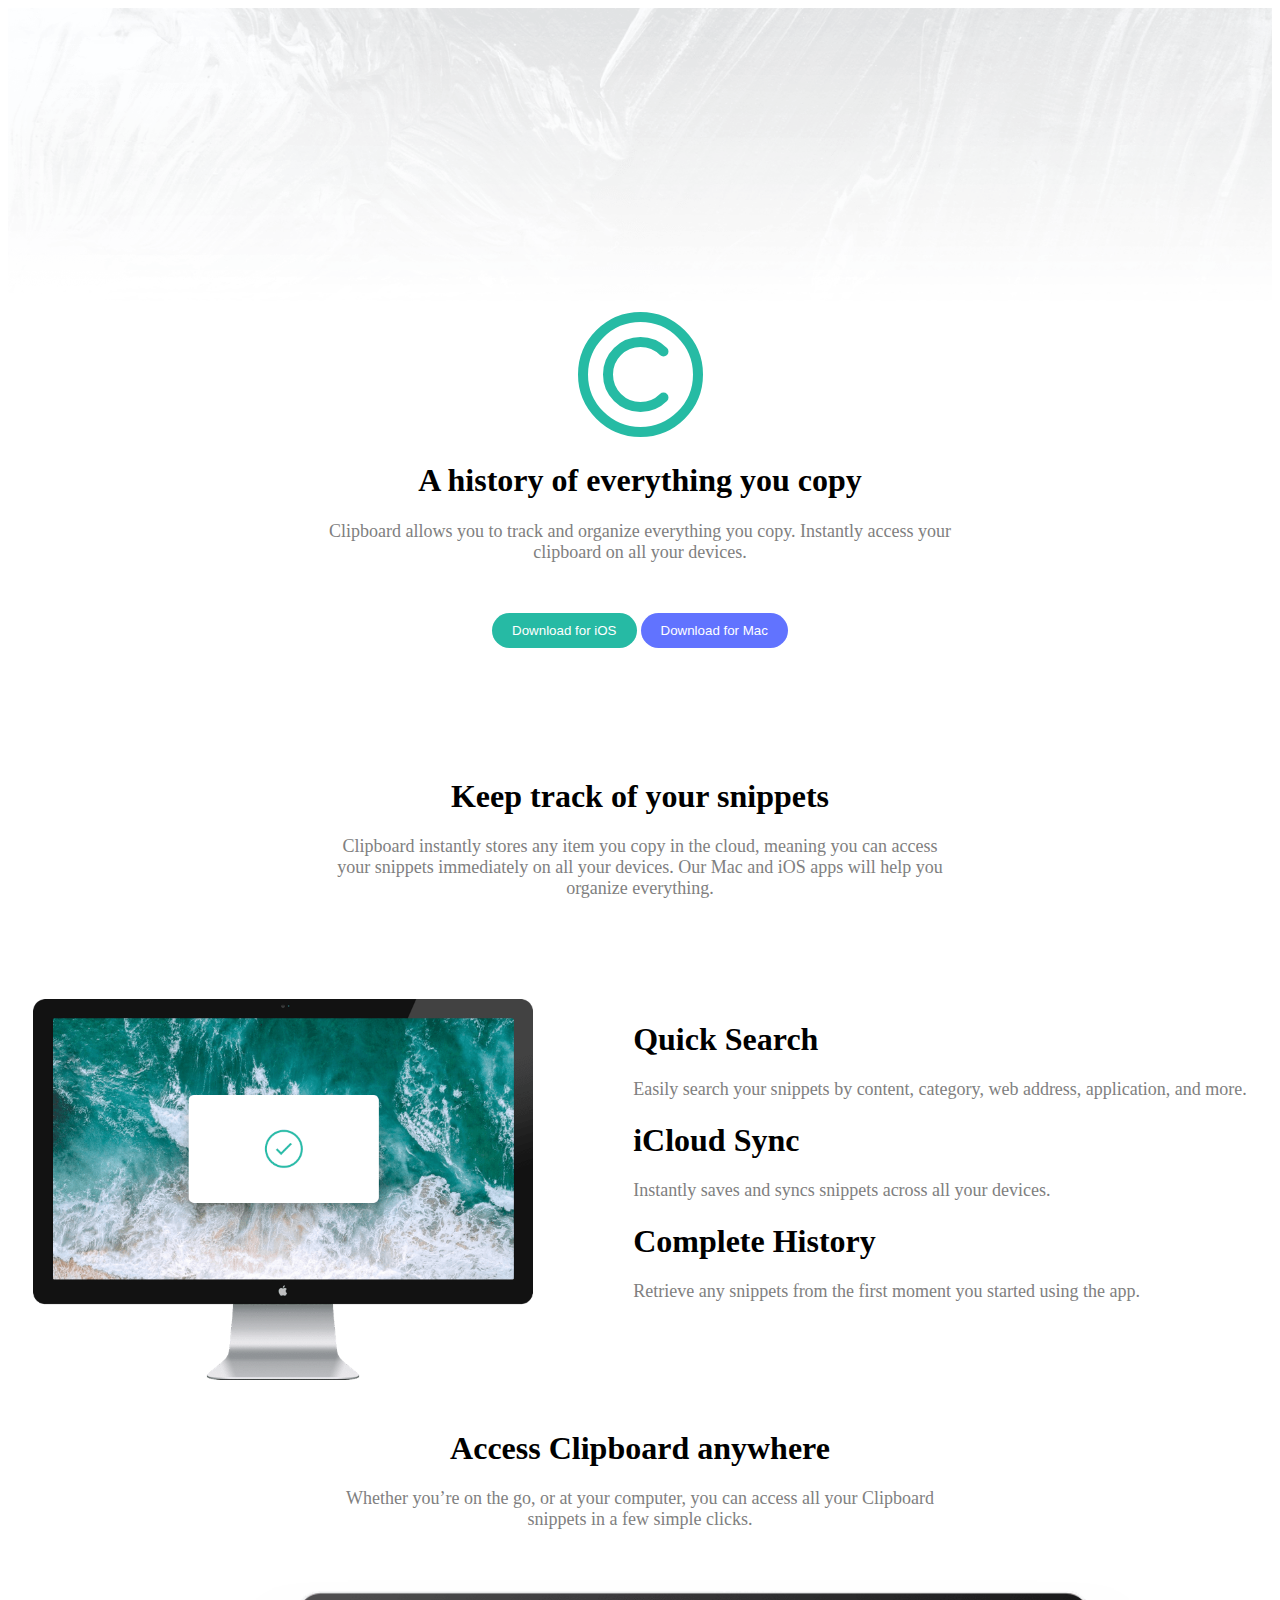
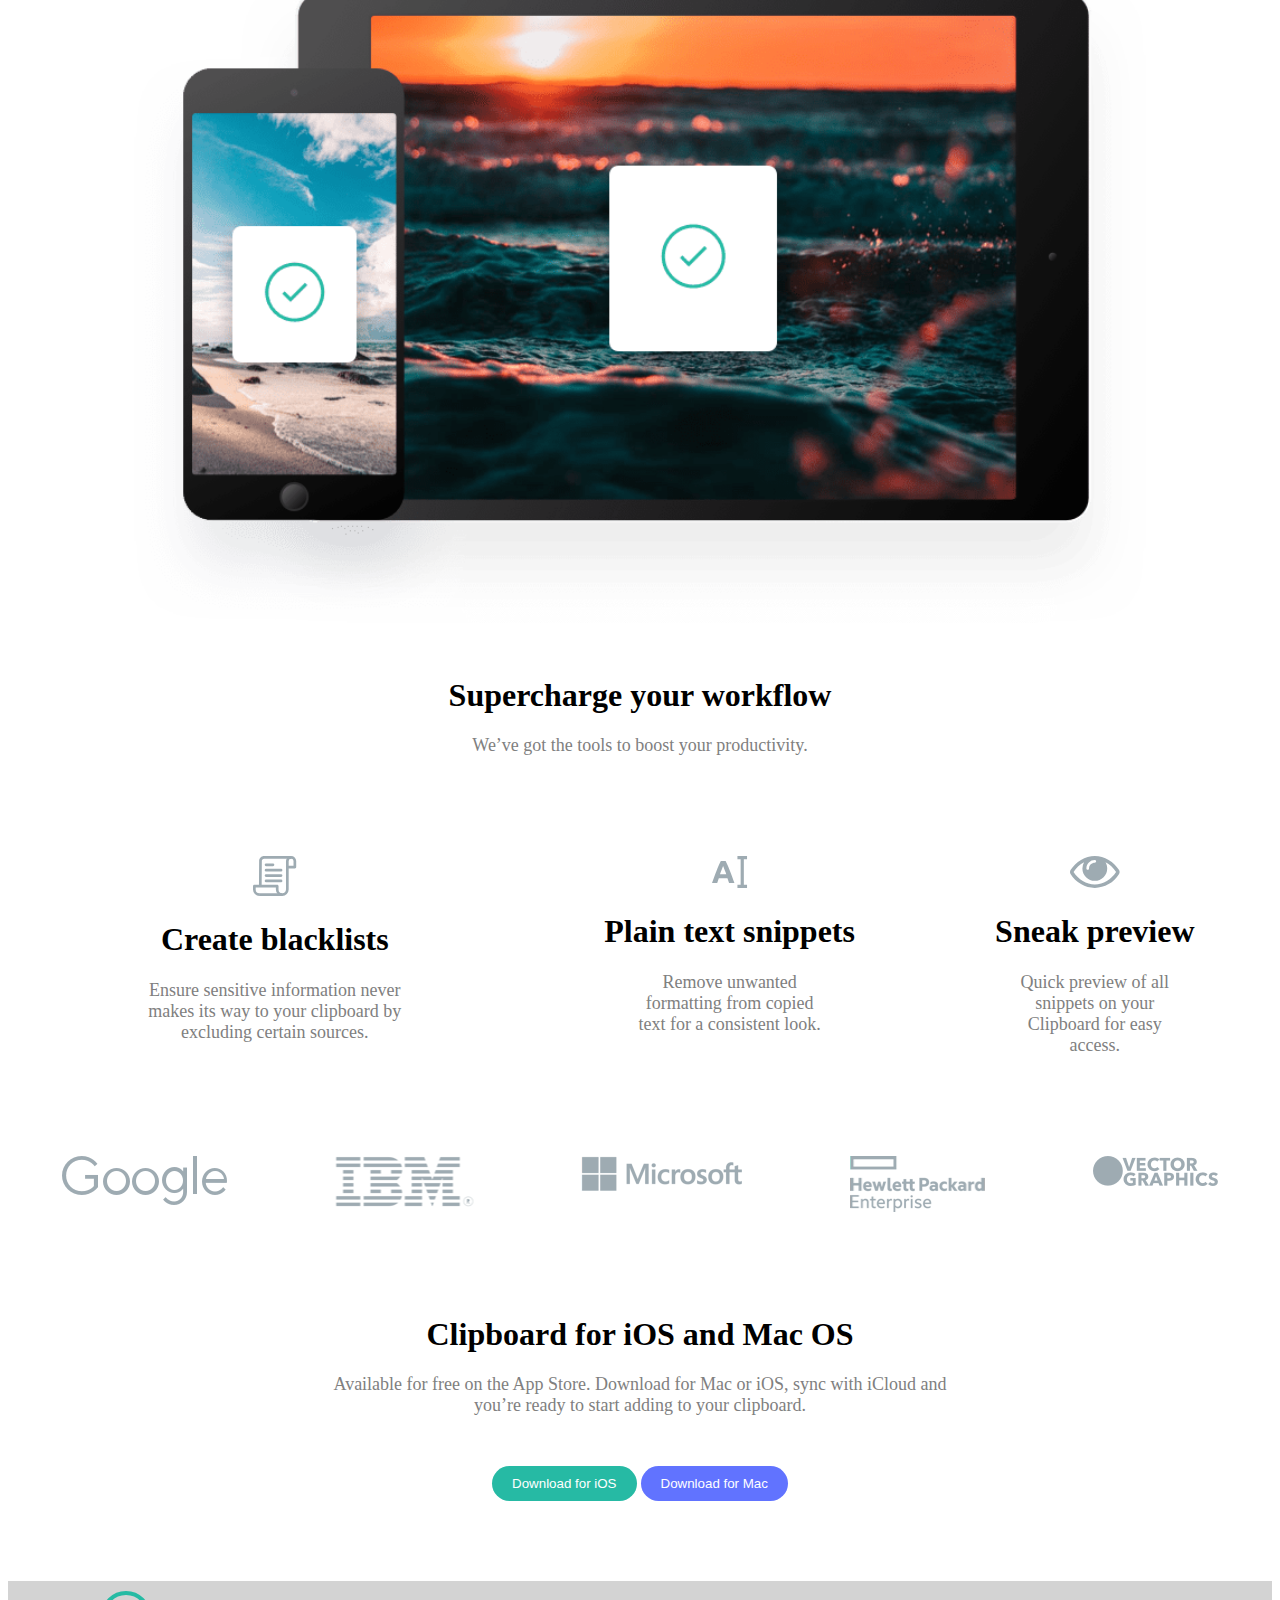
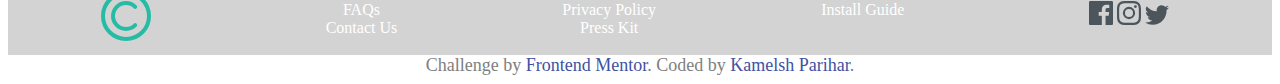
<file: clipboard-landing-page-master/index.html>
<!DOCTYPE html>
<html lang="en">
<head>
  <meta charset="UTF-8">
  <meta name="viewport" content="width=device-width, initial-scale=1.0"> <!-- displays site properly based on user's device -->

  <link rel="icon" type="image/png" sizes="32x32" href="./images/favicon-32x32.png">
  
  <title>Frontend Mentor | Clipboard landing page</title>

  <!-- Feel free to remove these styles or customise in your own stylesheet 👍 -->
  <style>
    .attribution { font-size: 11px; text-align: center; }
    .attribution a { color: hsl(228, 45%, 44%); }
  </style>
  <link rel="stylesheet" href="style.css">
</head>
<body>
<div class="div1">
  <img src="images/bg-header-desktop.png" width="100%" height="300px" alt="">
  <i><img src="images/logo.svg" alt=""></i>
  <h1>A history of everything you copy</h1>

  <p>Clipboard allows you to track and organize everything you 
  copy. Instantly access your clipboard on all your devices.</p>

  <button class="btn btn-ios">Download for iOS</button>
  <button class="btn btn-mac">Download for Mac</button>

</div>

<div class="div2">
 <h1> Keep track of your snippets</h1>

  <p>Clipboard instantly stores any item you copy in the cloud, 
  meaning you can access your snippets immediately on all your 
  devices. Our Mac and iOS apps will help you organize everything.</p>
</div>


  <div class="div3">
    <img src="images/image-computer.png" alt="" width="500px"  height="100%" srcset="">
    <div id="comp">
  <h1>Quick Search</h1>

  <p style="margin: 0px; width: 100%;">Easily search your snippets by content, category, web address, application, and more.</p>

  <h1>iCloud Sync</h1>

  <p style="margin: 0px; width: 100%;">Instantly saves and syncs snippets across all your devices.</p>

  <h1>Complete History</h1>
  <p style="margin: 0px; width: 100%;">Retrieve any snippets from the first moment you started using the app.</p>
</div>
</div>

<div class="div4">
  <h1>Access Clipboard anywhere</h1>

  <p>Whether you’re on the go, or at your computer, you can access all your Clipboard 
  snippets in a few simple clicks.</p>
</div>
<img src="images/image-devices.png" alt="" width="80%" height="100%" srcset="">
<div class="div5">
  <h1>Supercharge your workflow</h1>

  <p>We’ve got the tools to boost your productivity.</p>
</div>


<div class="div6">
  <div>
    <i> <img src="images/icon-blacklist.svg" alt=""></i>
  <h1>Create blacklists</h1>
  <p>Ensure sensitive information never makes its way to your clipboard by excluding certain sources.</p>
</div>
<div>
  <i> <img src="images/icon-text.svg" alt=""></i>
  <h1>Plain text snippets</h1>
  <p>Remove unwanted formatting from copied text for a consistent look.</p>
</div>
<div>
  <i> <img src="images/icon-preview.svg" alt=""></i>
  <h1>Sneak preview</h1>
  <p>Quick preview of all snippets on your Clipboard for easy access.</p>
</div>
</div>

<div class="div7">
  <i> <img src="images/logo-google.png" alt=""></i>
  <i> <img src="images/logo-ibm.png" alt=""></i>
  <i> <img src="images/logo-microsoft.png" alt=""></i>
  <i> <img src="images/logo-hp.png" alt=""></i>
  <i> <img src="images/logo-vector-graphics.png" alt=""></i>
</div>


<div class="div8">
  <h1>Clipboard for iOS and Mac OS</h1>

  <p>Available for free on the App Store. Download for Mac or iOS, sync with iCloud 
  and you’re ready to start adding to your clipboard.</p>

  <button class="btn btn-ios">Download for iOS</button>
  <button class="btn btn-mac">Download for Mac</button>
</div>


<div class="footer">
  <i style="padding: 10px;"><img src="images/logo.svg" height="50px" width="50px" alt=""></i>
 <div style="padding-top: 20px;"><a href="#">FAQs</a> <br>
 <a href="#">Contact Us</a></div> 
 <div style="padding-top: 20px;"><a href="#">Privacy Policy</a> <br>
 <a href="#">Press Kit</a> </div>
 <div style="padding-top: 20px;"><a href="#">Install Guide</a> </div>
 
 <div style="padding: 20px;">
  <i><img src="images/icon-facebook.svg" alt=""></i>
  <i><img src="images/icon-instagram.svg" alt=""></i>
  <i><img src="images/icon-twitter.svg" alt=""></i>
 </div>
  
</div> 
  
  
  
  <footer>
    <p class="attribution" style="font-size: 18px;">
      Challenge by <a href="https://www.frontendmentor.io?ref=challenge" target="_blank">Frontend Mentor</a>. 
      Coded by <a href="https://www.frontendmentor.io/profile/pariharkamal9829">Kamelsh Parihar</a>.
    </p>
  </footer>
</body>
</html>
</file>
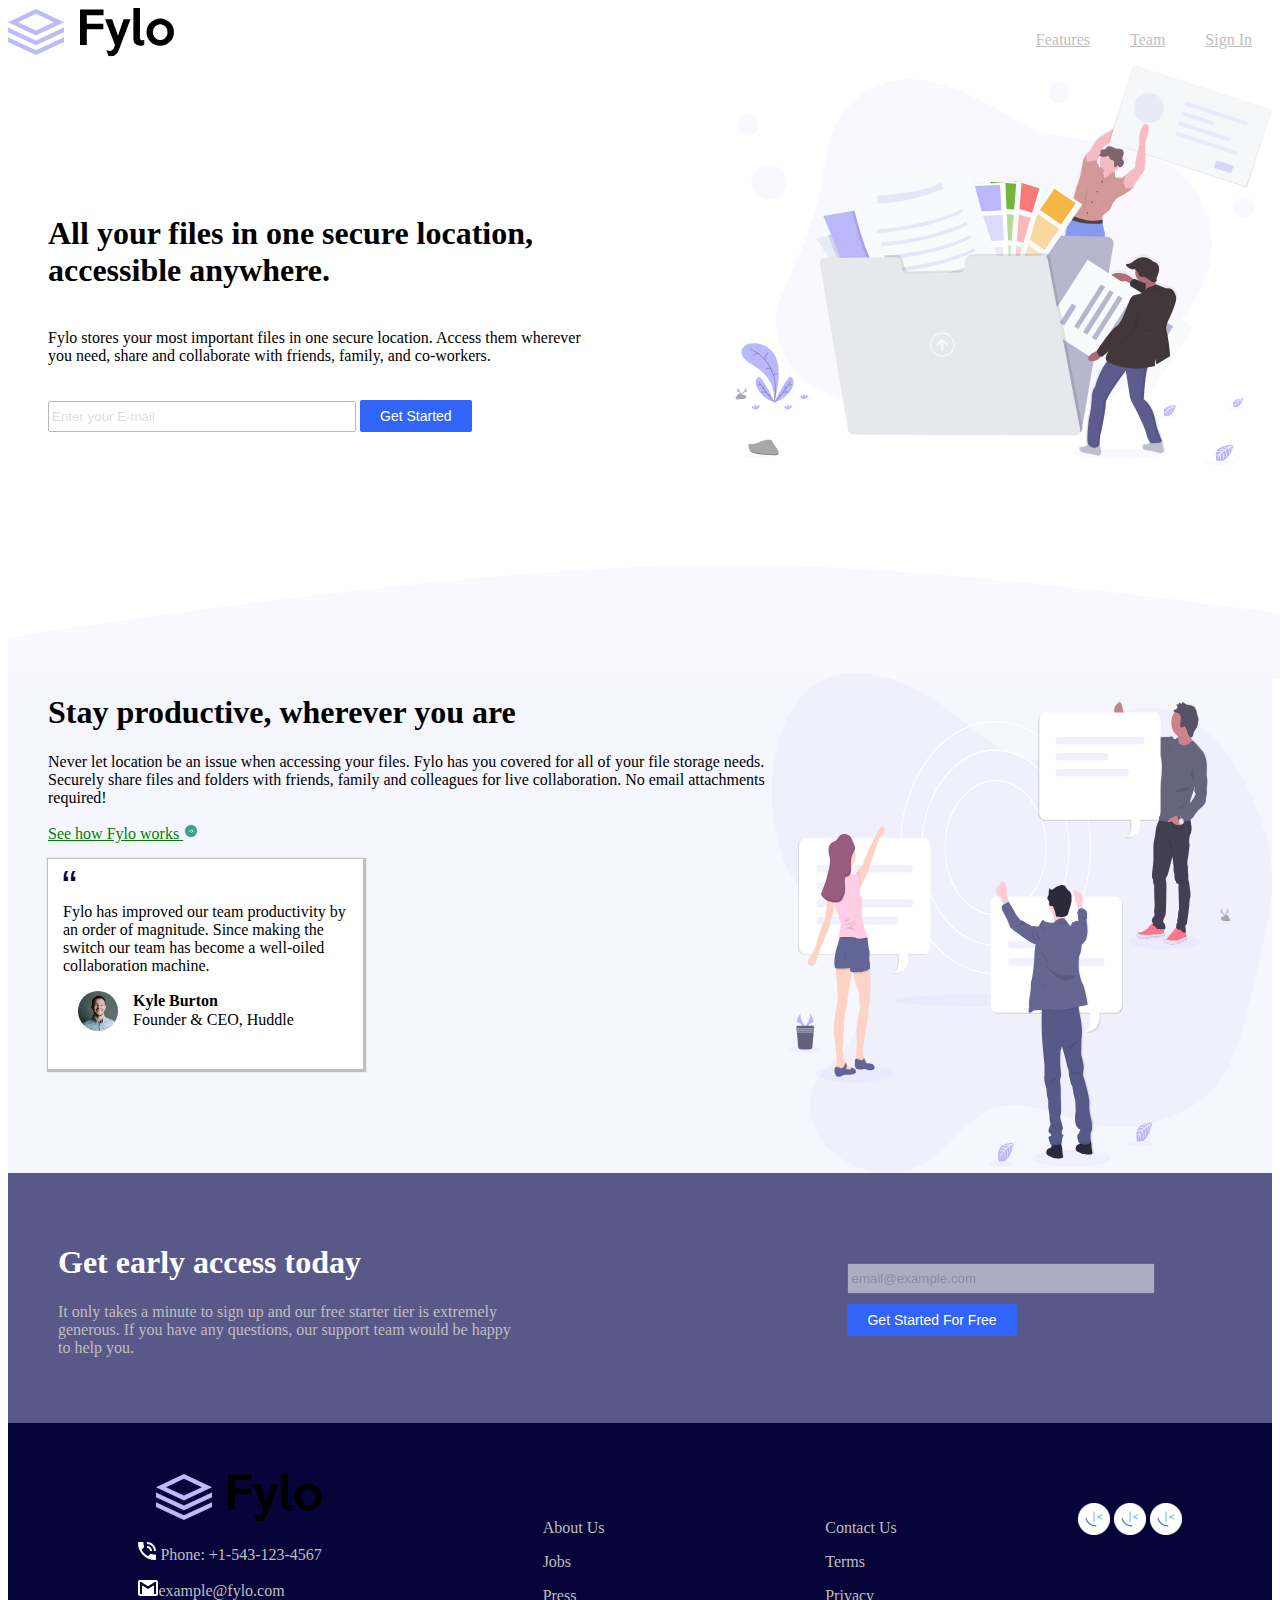
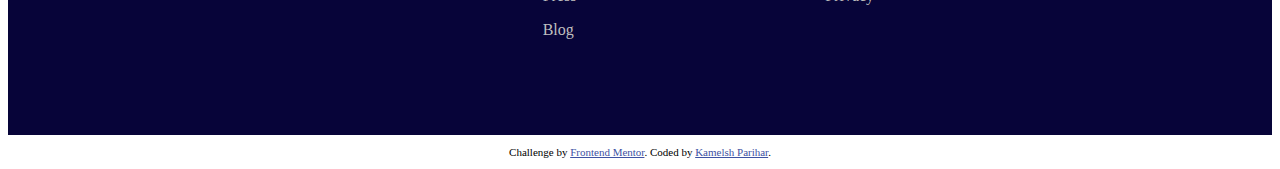
<file: fylo-landing-page-with-two-column-layout-master/index.html>
<!DOCTYPE html>
<html lang="en">
<head>
  <meta charset="UTF-8">
  <meta name="viewport" content="width=device-width, initial-scale=1.0"> <!-- displays site properly based on user's device -->

  <link rel="icon" type="image/png" sizes="32x32" href="./images/favicon-32x32.png">
  
  <title>Frontend Mentor | Fylo landing page with two column layout</title>

  <!-- Feel free to remove these styles or customise in your own stylesheet 👍 -->
  <style>
    .attribution { font-size: 11px; text-align: center; }
    .attribution a { color: hsl(228, 45%, 44%); }
  </style>
  <link rel="stylesheet" href="style.css">
</head>
<body>

  <header>
    <i class="logo"><img src="images/logo.svg"  alt=""></i>
<ul class="nav-link">
    <ul><a href="#">Features</a></ul>
    <ul><a href="#">Team</a></ul>
    <ul><a href="#">Sign In</a></ul>
  </ul>
  
  
</header>

<div class="div1">
  <div>
  <h1 class="h1">All your files in one secure location, accessible anywhere.</h1>

 <p class="p"> Fylo stores your most important files in one secure location. 
  Access them wherever you need, share and collaborate with friends, 
  family, and co-workers.</p>
  <input class="email" type="email" value="Enter your E-mail">
  <button class="btn">Get Started</button>
</div>
<img src="images/illustration-1.svg" height="400px" width="600px" alt="">
</div>
<img src="images/bg-curve-desktop.svg" alt="">

<div class="div2">
  <div>
  <h1>Stay productive, wherever you are</h1>

  <p>Never let location be an issue when accessing your files. Fylo has you 
  covered for all of your file storage needs.

  Securely share files and folders with friends, family and colleagues for 
  live collaboration. No email attachments required!
</p>

  <p><a href="#" style="color: green;">See how Fylo works </a> <i><img src="images/icon-arrow.svg" alt=""></i></p>

<div class="card">
  <img src="images/icon-quotes.svg" alt="">
  <p class="text">Fylo has improved our team productivity by an order of magnitude. Since 
  making the switch our team has become a well-oiled collaboration machine.</p>
<div class="hero">
  <img class="img" src="images/avatar-testimonial.jpg"  alt="" />
  <div class="head">
  <p class="head1">Kyle Burton</p>
  <p class="head2">Founder & CEO, Huddle</p>
</div>
</div>
</div>
</div>
<img src="images/illustration-2.svg"  height="500px" width="500px">
</div>


  <div class="div4">
    <div>
  <h1 style="color: white;">Get early access today</h1>

  <p style="width: 60%;">It only takes a minute to sign up and our free starter tier is extremely generous. 
  If you have any questions, our support team would be happy to help you.</p>
</div>
<div id="e">
  <input class="email" type="email" value="email@example.com">
  <button class="btn">Get Started For Free</button>
</div>
  </div>



  <div class="footer">

    <div class="logo">
      <i><img src="images/logo.svg" alt=""></i>
  <div class="contact">
    <ul><i><img src="images/icon-phone.svg" alt=""></i>  Phone: +1-543-123-4567 </ul>
    <ul><i><img src="images/icon-email.svg" alt=""></i>example@fylo.com</ul>
</div>
</div>
<div class="link">
  
  <ul><a href="#"></a>About Us</a></ul>
  <ul><a href="#"></a>Jobs</a></ul>
  <ul><a href="#"></a>Press</a></ul>
  <ul><a href="#"></a>Blog</a></ul>

</div>
<div class="link">
  
  <ul><a href="#"></a>Contact Us</a></ul>
  <ul><a href="#"></a>Terms</a></ul>
  <ul><a href="#"></a>Privacy</a></ul>

</div>

<div class="icon">
  <i><img src="images/favicon-32x32.png" alt=""></i>
  <i><img src="images/favicon-32x32.png" alt=""></i>
  <i><img src="images/favicon-32x32.png" alt=""></i>
</div>
  
  
  
  

  
  
  
  </div>

   <footer2>
    <p class="attribution">
      Challenge by <a href="https://www.frontendmentor.io?ref=challenge" target="_blank">Frontend Mentor</a>. 
      Coded by <a href="https://www.frontendmentor.io/profile/pariharkamal9829">Kamelsh Parihar</a>.
    </p>
  </footer2> 
</body>
</html>
</file>
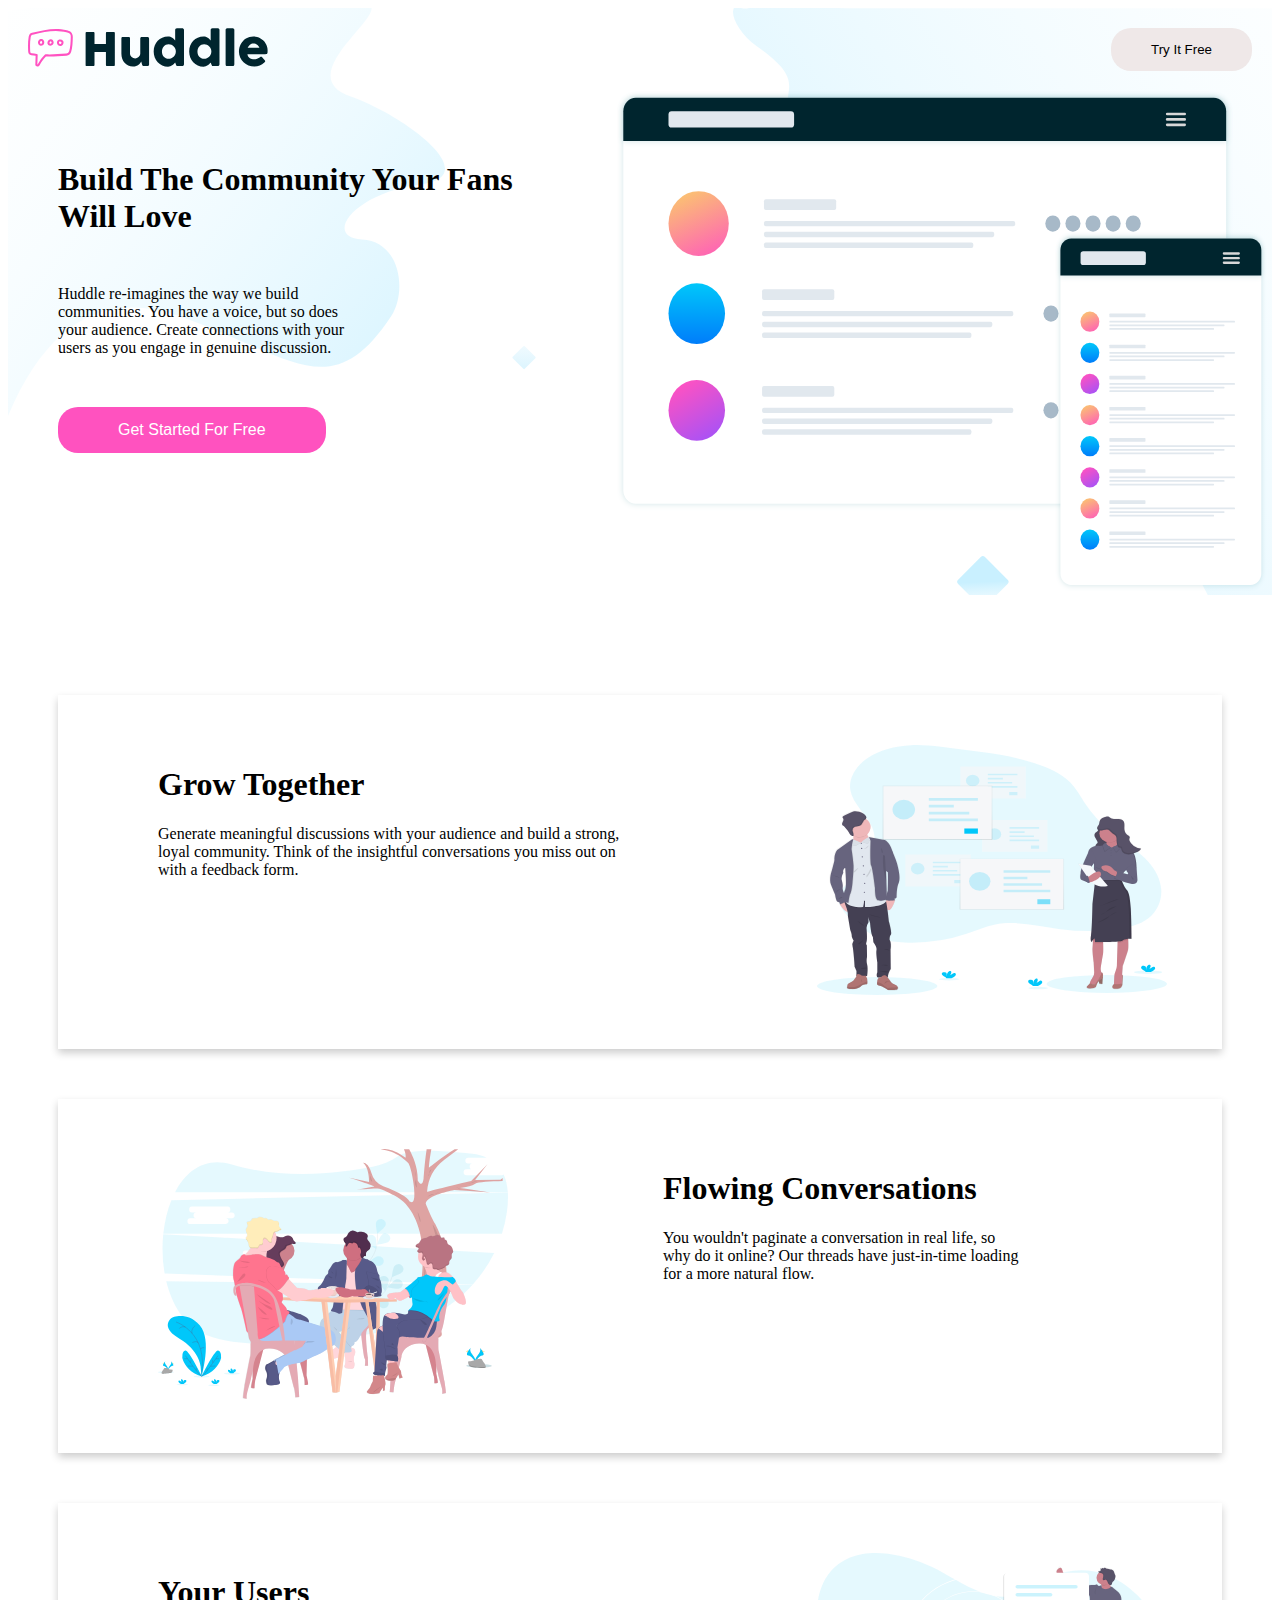
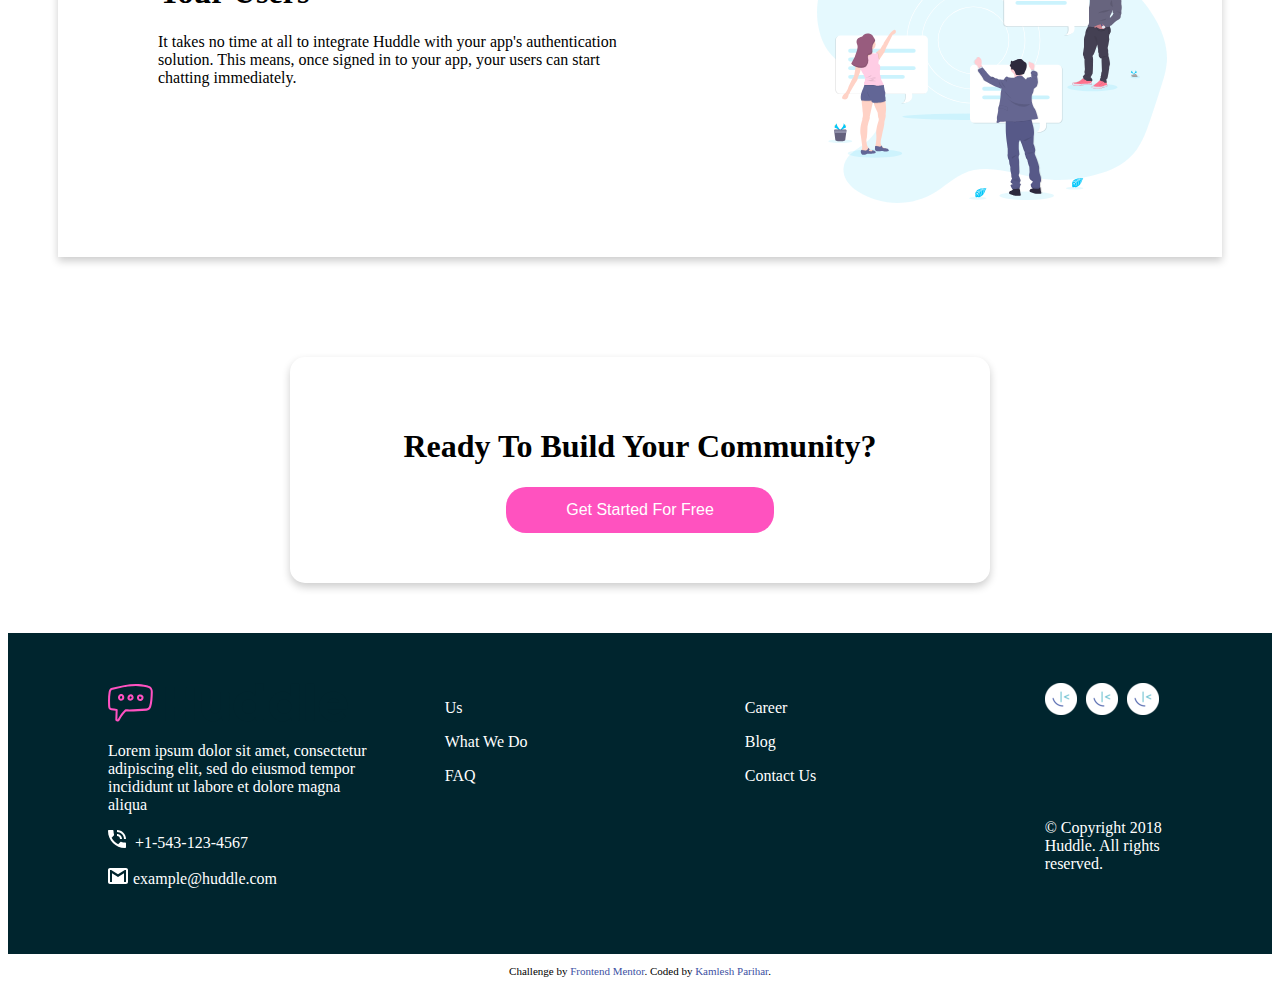
<file: huddle-landing-page-with-alternating-feature-blocks-master/index.html>
<!DOCTYPE html>
<html lang="en">
<head>
  <meta charset="UTF-8">
  <meta name="viewport" content="width=device-width, initial-scale=1.0"> <!-- displays site properly based on user's device -->

  <link rel="icon" type="image/png" sizes="32x32" href="./images/favicon-32x32.png">
  
  <title>Frontend Mentor | Huddle landing page with alternating feature blocks</title>

  <!-- Feel free to remove these styles or customise in your own stylesheet 👍 -->
  <style>
    .attribution { font-size: 11px; text-align: center; }
    .attribution a { color: hsl(228, 45%, 44%); }
  </style>
  <link rel="stylesheet" href="style.css">
</head>
<body>
  <div style="background-image: url(images/bg-hero-desktop.svg);">
  <div id="header">
  <i><img src="images/logo.svg" alt=""></i>
  <button class="btn">Try It Free</button>
</div>
<div class="div1">
  <div class="head1">
  <h1 class="h1">Build The Community Your Fans Will Love</h1>

  <p class="p">Huddle re-imagines the way we build communities. You have a voice, but so does your audience. 
  Create connections with your users as you engage in genuine discussion. </p>

  <button class="btn-free">Get Started For Free</button>
</div>
<div>
  <img src="images/illustration-mockups.svg" height="500px" width="650px" alt="">
</div>
</div>
</div>
<div class="card-box">
<div class="card1">
  <div>
  <h1>Grow Together</h1>

  <p style="width: 70%;">Generate meaningful discussions with your audience and build a strong, loyal community. 
  Think of the insightful conversations you miss out on with a feedback form.</p> 
</div>
<div>
  <img src="images/illustration-grow-together.svg" height="250px" width="350px" alt="">
</div>
</div>
<div class="card2">
  <div>
    <img src="images/illustration-flowing-conversation.svg" height="250px" width="350px" alt="">
  </div>
  <div style="margin-left: 150px;">
  <h1>Flowing Conversations</h1>

  <p style="width: 70%;">You wouldn't paginate a conversation in real life, so why do it online? Our threads 
  have just-in-time loading for a more natural flow.</p>
</div>
</div>
<div class="card3">
<div>
  <h1>Your Users</h1>

  <p style="width: 70%;">It takes no time at all to integrate Huddle with your app's authentication solution. 
  This means, once signed in to your app, your users can start chatting immediately.</p>
</div>
<div>
  <img src="images/illustration-your-users.svg" height="250px" width="350px" alt="">
</div>
</div>
</div>

  <div class="card">
 <h1> Ready To Build Your Community?</h1>

  <button class="btn-free">Get Started For Free</button>
</div>

  <div class="footer">
    <div>
    <i><img class="logo" src="images/logo.svg" ></i>
 <p style="width: 80%;"> Lorem ipsum dolor sit amet, consectetur adipiscing elit, sed do eiusmod tempor 
  incididunt ut labore et dolore magna aliqua</p>
 <p><i><img src="images/icon-phone.svg" alt=""></i> +1-543-123-4567</p>
 <p><i><img src="images/icon-email.svg" alt=""></i>example@huddle.com</p>
</div>
<div class="link">
<p > <a href="#">Us</a></p>
<p style="min-width: 100px;"> <a href="#">What We Do</a></p>
<p> <a href="#">FAQ</a></p>
</div>
<div class="link">
<p><a href="#">Career</a></p>
<p><a href="#">Blog</a></p>
<p style="min-width: 100px;"><a href="#">Contact Us</a></p>
</div>



  <div>
    <i><img src="images/favicon-32x32.png" alt=""></i>
    <i><img src="images/favicon-32x32.png" alt=""></i>
    <i><img src="images/favicon-32x32.png" alt=""></i>
   <p style="margin-top:100px ;"> &copy; Copyright 2018 Huddle. All rights reserved.</p>
  </div>
</div>


  <footer>
    <p class="attribution">
      Challenge by <a href="https://www.frontendmentor.io?ref=challenge" target="_blank">Frontend Mentor</a>. 
      Coded by <a href="https://www.frontendmentor.io/profile/pariharkamal9829">Kamlesh Parihar</a>.
    </p>
  </footer> 
</body>
</html>
</file>
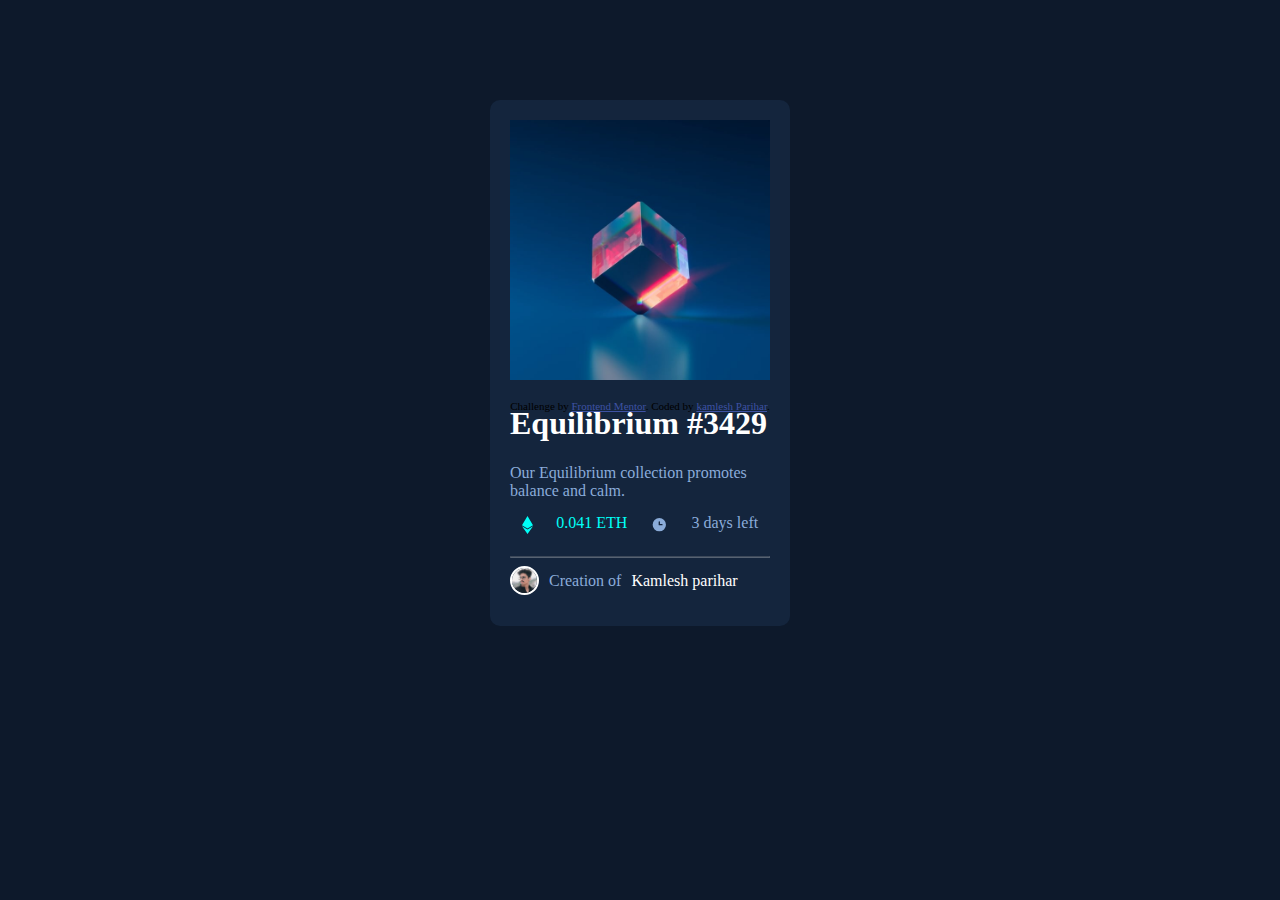
<file: nft-preview-card-component-main/index.html>
<!DOCTYPE html>
<html lang="en">
<head>
  <meta charset="UTF-8">
  <meta name="viewport" content="width=device-width, initial-scale=1.0"> <!-- displays site properly based on user's device -->

  <link rel="icon" type="image/png" sizes="32x32" href="./images/favicon-32x32.png">
  
  <title>Frontend Mentor | NFT preview card component</title>

  <!-- Feel free to remove these styles or customise in your own stylesheet 👍 -->
  <style>
    .attribution { font-size: 11px; text-align: center; }
    .attribution a { color: hsl(228, 45%, 44%); }
  </style>
  <link rel="stylesheet" href="style.css">
</head>
<body>


<div class="card">
  <div class="main">
  <img id="main-img" src="images/image-equilibrium.jpg"  alt="">
  <h1>Equilibrium #3429</h1>
  <p style="color: hsl(215, 51%, 70%);">Our Equilibrium collection promotes balance and calm.</p>
  <div class="price">
  <i> <img src="images/icon-ethereum.svg" alt=""></i> 
     <P class="p1">0.041 ETH</P>
   <i><img src="images/icon-clock.svg" alt=""></i>
      <P class="p2">3 days left</P>
  </div>
  <hr style="opacity: 30%;">
  <div class="avatar">
    <img id="avatar" src="images/pic.jpg" height="25px" width="25px" alt="">
    <div class="text">
    <p class="p1">Creation of</p>
    <p class="p2">Kamlesh parihar</p>
  </div>
  </div>
</div>
</div>

   <div class="attribution">
    Challenge by <a href="https://www.frontendmentor.io?ref=challenge" target="_blank">Frontend Mentor</a>. 
    Coded by <a href="https://www.frontendmentor.io/profile/pariharkamal9829">kamlesh Parihar</a>.
  </div> 
</body>
</html>
</file>
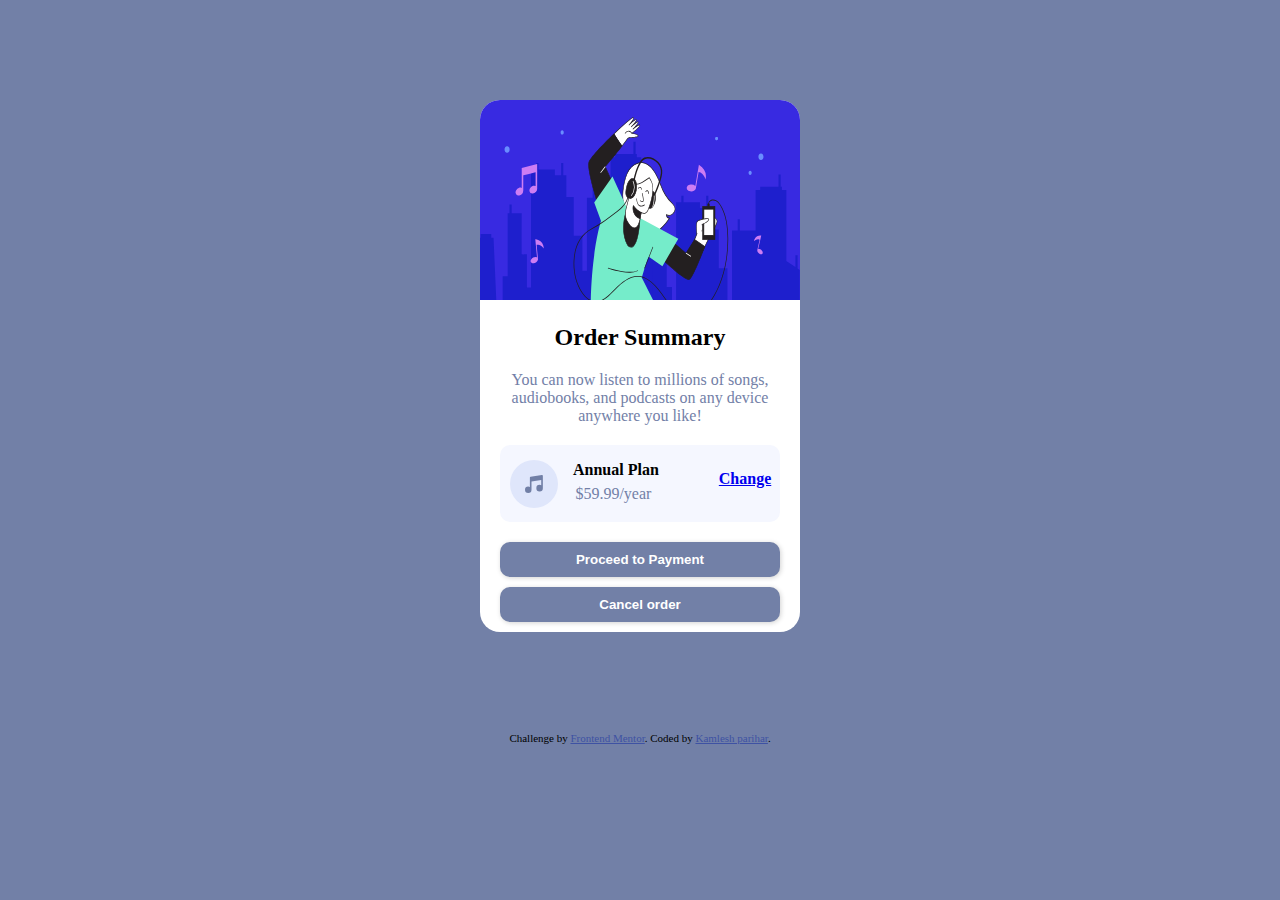
<file: order-summary-component-main/index.html>
<!DOCTYPE html>
<html lang="en">
<head>
  <meta charset="UTF-8">
  <meta name="viewport" content="width=device-width, initial-scale=1.0"> <!-- displays site properly based on user's device -->

  <link rel="icon" type="image/png" sizes="32x32" href="./images/favicon-32x32.png">
  
  <title>Frontend Mentor | Order summary card</title>

  <!-- Feel free to remove these styles or customise in your own stylesheet 👍 -->
  <style>
    .attribution { font-size: 11px; text-align: center; }
    .attribution a { color: hsl(228, 45%, 44%); }
  </style>
  <link rel="stylesheet" href="style.css">
</head>
<body>



<div class="main">
  <img id="hero" src="images/illustration-hero.svg" alt="">
  <h2>Order Summary</h2>
  <p style="color: hsl(224, 23%, 55%);">You can now listen to millions of songs, audiobooks, and podcasts on any 
    device anywhere you like!</p>

    <div class="price">
      <i class="icon"> <img src="images/icon-music.svg" alt=""></i>
      <div>
        <p class="p1">Annual Plan</p>
        <p class="p2">$59.99/year</p>
      </div>
      <ul class="change"><a href="http://">Change</a></ul>
    </div>
    <div >
      <button class=" btn"> Proceed to Payment</button>
      <button class=" btn"> Cancel order</button>
    </div>
</div>


  <div class="attribution">
    Challenge by <a href="https://www.frontendmentor.io?ref=challenge" target="_blank">Frontend Mentor</a>. 
    Coded by <a href="https://www.frontendmentor.io/profile/pariharkamal9829">Kamlesh parihar</a>.
  </div> 
</body>
</html>
</file>
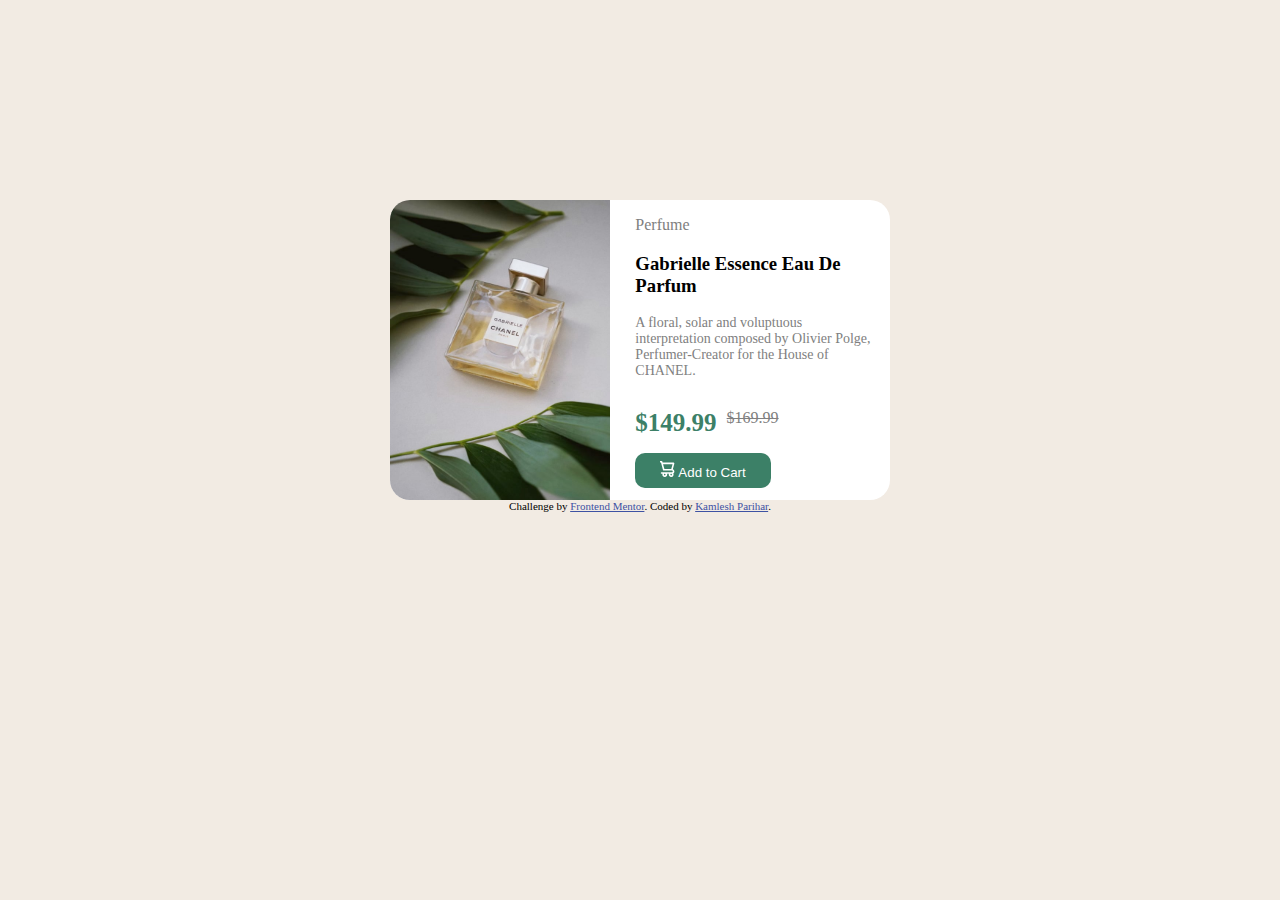
<file: product-preview-card-component-main/index.html>
<!DOCTYPE html>
<html lang="en">
<head>
  <meta charset="UTF-8">
  <meta name="viewport" content="width=device-width, initial-scale=1.0"> <!-- displays site properly based on user's device -->

  <link rel="icon" type="image/png" sizes="32x32" href="./images/favicon-32x32.png">
  
  <title>Frontend Mentor | Product preview card component</title>

  <!-- Feel free to remove these styles or customise in your own stylesheet 👍 -->
  <style>
    .attribution { font-size: 11px; text-align: center; }
    .attribution a { color: hsl(228, 45%, 44%); }
  </style>
  <link rel="stylesheet" href="style.css">
</head>
<body>
<div class="card" >
  <div>
    <img id="img" src="images/image-product-desktop.jpg"   alt=""/> 
  </div>
  <div id="pag">
    <p>Perfume</p>
    <h3> Gabrielle Essence Eau De Parfum</h3>
    <p style="font-size: 14px;"> A floral, solar and voluptuous interpretation composed by Olivier Polge, 
      Perfumer-Creator for the House of CHANEL.</p>
      <div id="price">
        <p><span style="font-weight: 900 ; color: hsl(158, 36%, 37%); font-size: 25px;"> $149.99</span></p>
      <p style="color: grey; text-decoration: line-through;">$169.99</p>
      </div>
        <button id="btn"> <i><img src="images/icon-cart.svg" alt=""></i>  Add to Cart</button>

  </div>
</div>

<!-- End Challenge -->
  
  <div class="attribution">
    Challenge by <a href="https://www.frontendmentor.io?ref=challenge" target="_blank">Frontend Mentor</a>. 
    Coded by <a href="https://www.frontendmentor.io/profile/pariharkamal9829">Kamlesh Parihar</a>.
  </div>
</body>
</html>
</file>
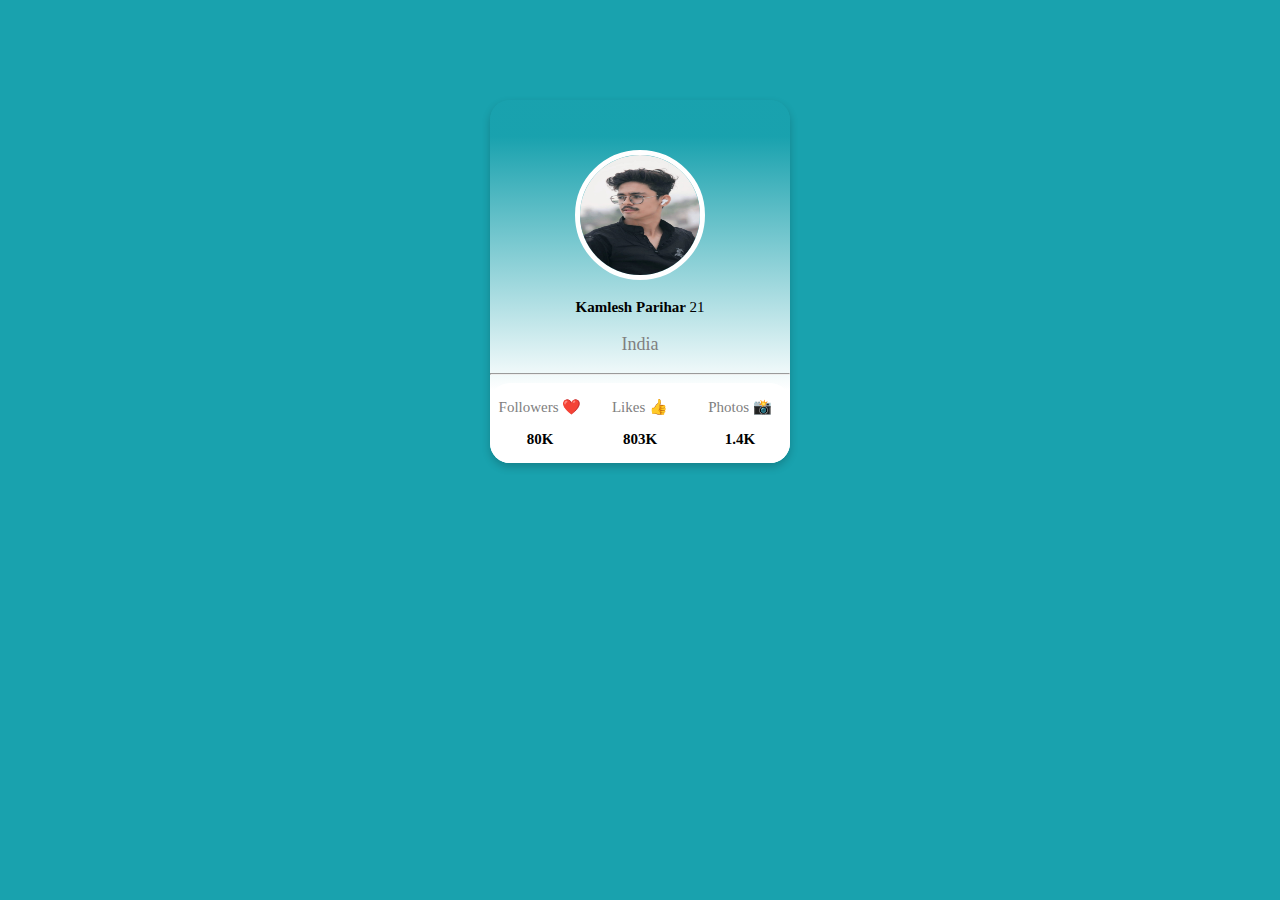
<file: profile-card-component-main/index.html>
<!DOCTYPE html>
<html lang="en">
<head>
  <meta charset="UTF-8">
  <meta name="viewport" content="width=device-width, initial-scale=1.0"> <!-- displays site properly based on user's device -->

  <link rel="icon" type="image/png" sizes="32x32" href="./images/favicon-32x32.png">
  
  <title>Frontend Mentor | Profile card component</title>

  <!-- Feel free to remove these styles or customise in your own stylesheet 👍 -->
  <style>
    .attribution { font-size: 11px; text-align: center; }
    .attribution a { color: hsl(228, 45%, 44%); }
  </style>
  <link rel="stylesheet" href="style.css">
</head>
<body>
  <div  class="card">
    <img src="images/profile.jpg"  height="120px" width="120px" alt="">
<div class="conatiner">
    <p> <b>Kamlesh Parihar </b> 21 </p>
    
    <p class="title">India</p>
    <hr>
<div class="row">
  <div class="column">
<p style="color: grey;">Followers ❤️</p>
<p > <b>80K</b></p>
  </div>
  <div class="column">
    <p style="color: grey;">Likes 👍</p>
    <p > <b>803K</b></p>
  </div>
  <div class="column">
    <p style="color: grey;">Photos 📸</p>
    <p > <b>1.4K</b></p>
  </div>
</div>
</div>
</div>
  
</body>
</html>
</file>
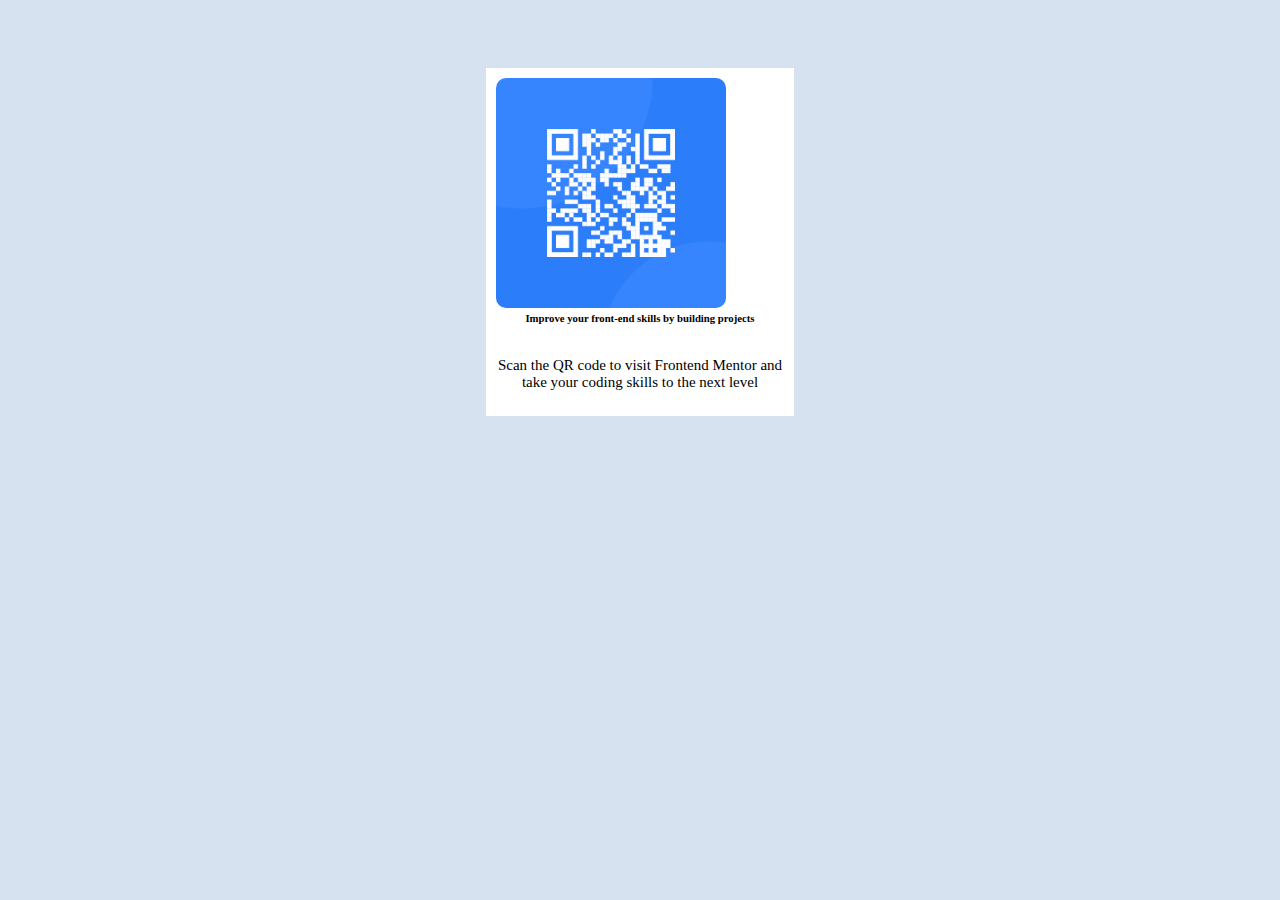
<file: qr-code-component-main/index.html>
<!DOCTYPE html>
<html lang="en">
<head>
  <meta charset="UTF-8">
  <meta name="viewport" content="width=device-width, initial-scale=1.0"> <!-- displays site properly based on user's device -->

  <link href="https://cdn.jsdelivr.net/npm/bootstrap@5.3.2/dist/css/bootstrap.min.css" rel="stylesheet" integrity="sha384-T3c6CoIi6uLrA9TneNEoa7RxnatzjcDSCmG1MXxSR1GAsXEV/Dwwykc2MPK8M2HN" crossorigin="anonymous">
  <link rel="icon" type="image/png" sizes="32x32" href="./images/favicon-32x32.png">
  <link rel="stylesheet" href="style.css">
  <title>Frontend Mentor | QR code component</title>

  <!-- Feel free to remove these styles or customise in your own stylesheet 👍 -->
  <style>
    .attribution { font-size: 11px; text-align: center; }
    .attribution a { color: hsl(228, 45%, 44%); }
  </style>
</head>
<body>
  <div class="scan">
  <div class="card" style="width: 18rem;">
    <img src="images/image-qr-code.png" class="card-img-top" alt="..">
    <div class="card-body">
      <h6>Improve your front-end
        skills by building projects
        </h6>
    <br>
      
      <p class="card-text">Scan the QR code to visit Frontend
        Mentor and take your coding skills to
        the next level
        </p>
    
    </div>
    
  </div>
</div>
<script src="https://cdn.jsdelivr.net/npm/bootstrap@5.3.2/dist/js/bootstrap.bundle.min.js" integrity="sha384-C6RzsynM9kWDrMNeT87bh95OGNyZPhcTNXj1NW7RuBCsyN/o0jlpcV8Qyq46cDfL" crossorigin="anonymous"></script>
</body>

</html>
</file>
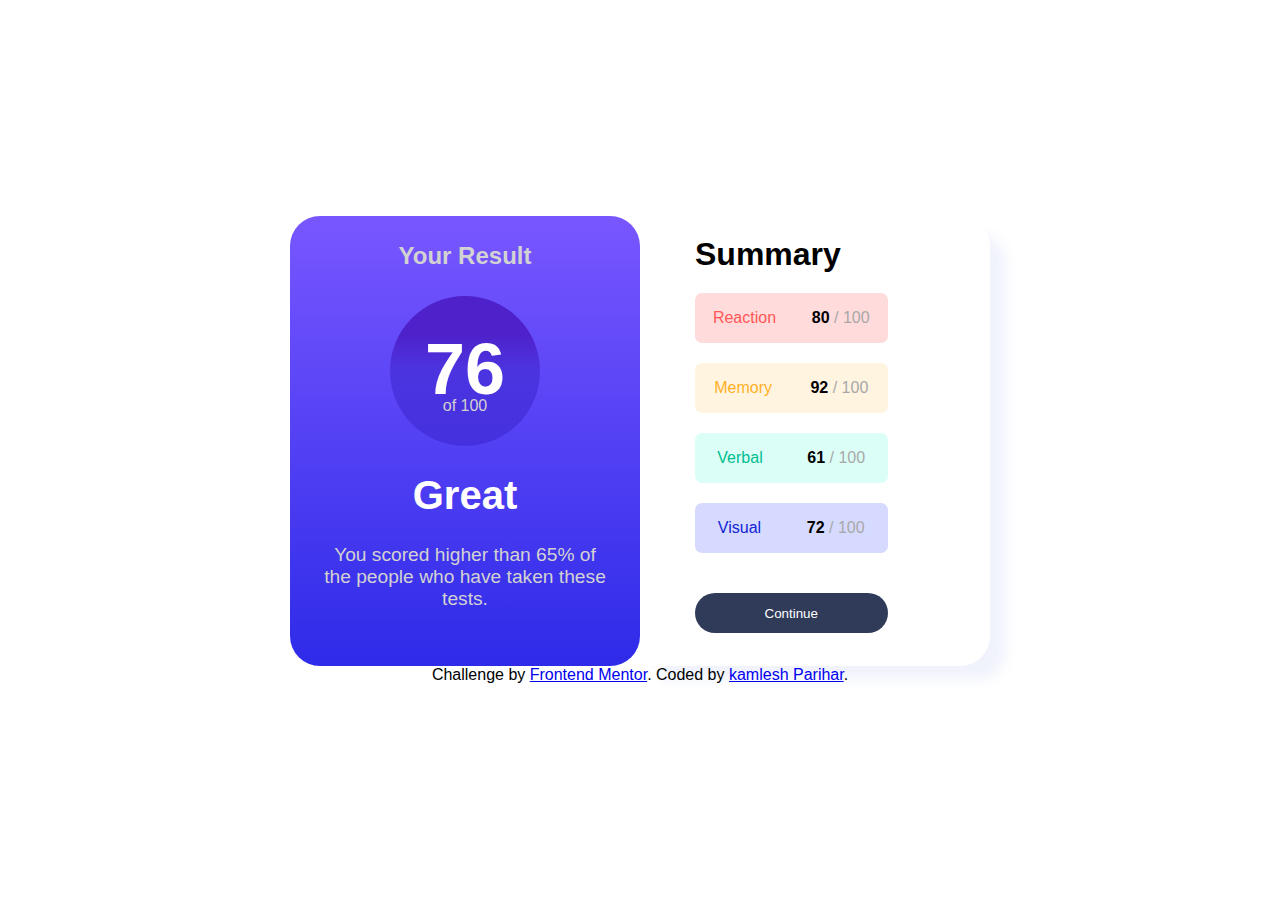
<file: results-summary-component-main/index.html>
<!DOCTYPE html>
<html lang="en">

<head>
  <meta charset="UTF-8">
  <meta name="viewport" content="width=device-width, initial-scale=1.0">
  <title>Frontend Mentor | Results summary component</title>
  <link rel="icon" type="image/png" sizes="32x32" href="./assets/images/favicon-32x32.png">
  <link rel="stylesheet" href="https://cdnjs.cloudflare.com/ajax/libs/font-awesome/6.4.2/css/all.min.css"
    integrity="sha512-z3gLpd7yknf1YoNbCzqRKc4qyor8gaKU1qmn+CShxbuBusANI9QpRohGBreCFkKxLhei6S9CQXFEbbKuqLg0DA=="
    crossorigin="anonymous" referrerpolicy="no-referrer" />
  <link rel="stylesheet" href="style.css">
  <link rel="preconnect" href="https://fonts.googleapis.com">
  <link rel="preconnect" href="https://fonts.gstatic.com" crossorigin>
  <link rel="preconnect" href="https://fonts.googleapis.com">
  <link rel="preconnect" href="https://fonts.gstatic.com" crossorigin>
  <link
    href="https://fonts.googleapis.com/css2?family=Hanken+Grotesk:ital,wght@0,100;0,200;0,300;0,400;0,500;0,600;0,700;0,800;0,900;1,100;1,200;1,300;1,400;1,500;1,600;1,700;1,800;1,900&family=Hind:wght@300&family=Outfit:wght@100&display=swap"
    rel="stylesheet">
</head>

<body>
  <main class="container">


    <div class="section">

      <div class="left-section">
        <div class="item1">Your Result</div>

        <div class="item2">
          <p id="item2-marks">76</p>
          <p id="item2-total-marks">of 100</p>
        </div>

        <div class="item3">Great</div>

        <div class="item4">You scored higher than 65% of the people who have taken these tests.</div>

      </div>

      <div class="right-section">

        <div class="right-section-item">

          <div class="summary">Summary</div>

          <div class="reaction">

            <div class="reaction-content">
              <i class="fa-solid fa-bolt"></i>
              Reaction
            </div>
            <div class="reaction-marks">
              <span class="dark">80</span>
              <span class="light">/ 100</span>
            </div>
          </div>

          <div class="memory">
            <div class="memory-content">
              <i class="fa-solid fa-brain"></i>
              Memory
            </div>
            <div class="memory-marks">
              <span class="dark">92</span>
              <span class="light">/ 100</span>
            </div>
          </div>

          <div class="verbal">
            <div class="verbal-content">
              <i class="fa-regular fa-comment"></i>
              Verbal
            </div>
            <div class="varbal-marks">
              <span class="dark">61</span>
              <span class="light">/ 100</span>
            </div>
          </div>

          <div class="visual">
            <div class="visual-content">
              <i class="fa-regular fa-eye"></i>
              Visual
            </div>
            <div class="visual-marks">
              <span class="dark">72</span>
              <span class="light">/ 100</span>
            </div>
          </div>

          <div class="continue">
            <button>Continue</button>
          </div>

        </div>


      </div>
    </div>

    <footer>
      <div class="attribution">
        Challenge by <a href="https://www.frontendmentor.io?ref=challenge" target="_blank">Frontend Mentor</a>.
        Coded by <a href="https://www.frontendmentor.io/profile/pariharkamal9829">
kamlesh Parihar</a>.
      </div>
    </footer>


  </main>
</body>

</html>
</file>
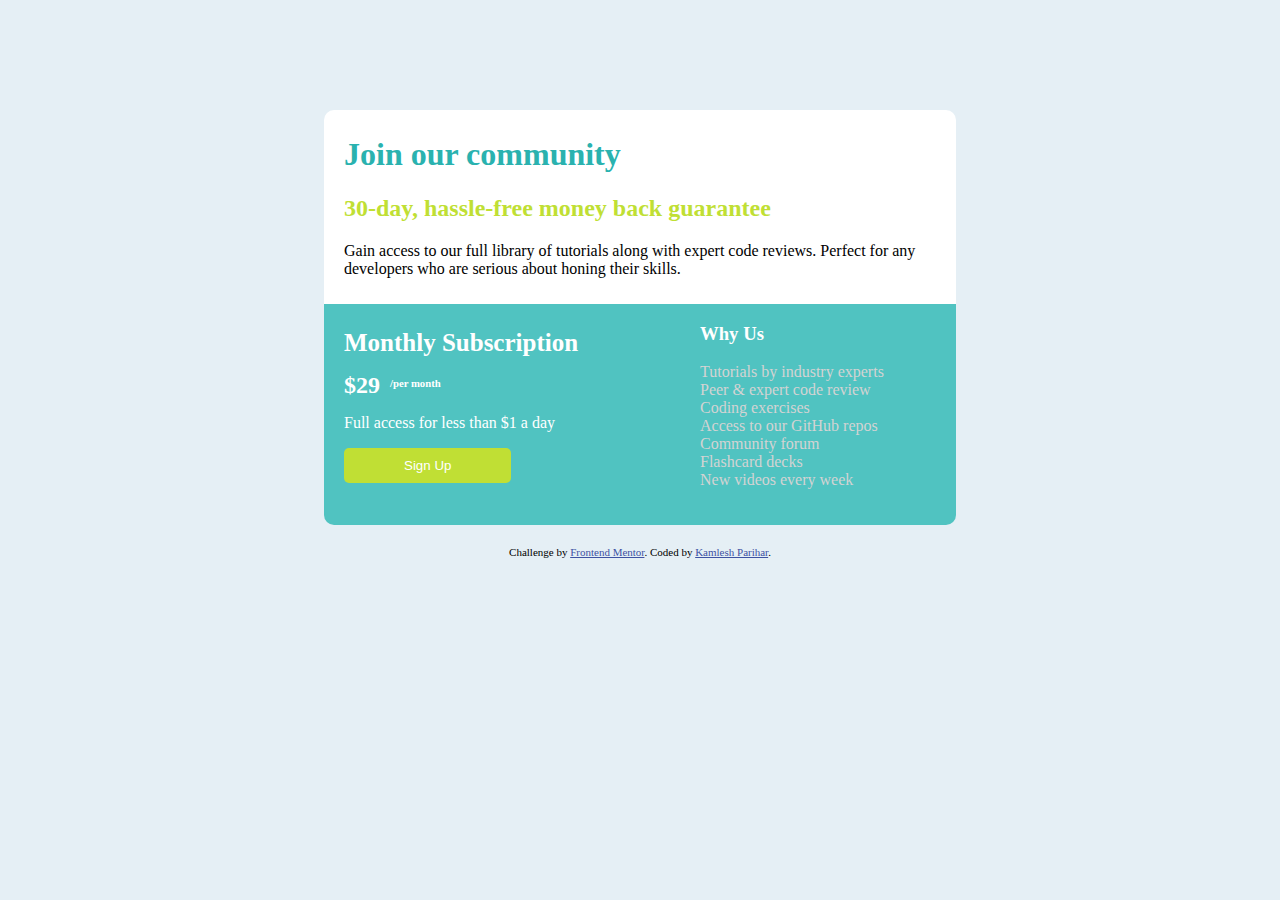
<file: single-price-grid-component-master/index.html>
<!DOCTYPE html>
<html lang="en">
<head>
  <meta charset="UTF-8">
  <meta name="viewport" content="width=device-width, initial-scale=1.0"> <!-- displays site properly based on user's device -->

  <link rel="icon" type="image/png" sizes="32x32" href="./images/favicon-32x32.png">
  
  <title>Frontend Mentor | Single Price Grid Component</title>

  <!-- Feel free to remove these styles or customise in your own stylesheet 👍 -->
  <style>
    .attribution { font-size: 11px; text-align: center; }
    .attribution a { color: hsl(228, 45%, 44%); }
  </style>
  <link rel="stylesheet" href="style.css">
</head>
<body>
<div class="card">
<div class="div1">
  <h1 class="head1">Join our community</h1>

  <h2 class="head2">30-day, hassle-free money back guarantee</h2>

  <p>Gain access to our full library of tutorials along with expert code reviews. 
  Perfect for any developers who are serious about honing their skills.</p>
</div>
  <div class="flex">
    <div class="div2" >
 <h3 style="font-size: 25px;"> Monthly Subscription</h3>

 <div style="display: flex; gap: 10px; margin-top: -30px;">
 <h2> &dollar;29 </h2>
 <h6>/per month</h6>
</div>
  <p style="margin-top: -5px;">Full access for less than &dollar;1 a day</p>

  <button class="btn">Sign Up</button>
</div>
<div class="div3">
  <h3>Why Us</h3>

  <p style="color: lightgray;">Tutorials by industry experts <br>
   Peer &amp; expert code review <br>
  Coding exercises <br>
   Access to our GitHub repos <br>
  Community forum <br>
  Flashcard decks <br>
  New videos every week</p>
  </div>
</div>

</div>
 
  <footer>
    <p class="attribution">
      Challenge by <a href="https://www.frontendmentor.io?ref=challenge" target="_blank">Frontend Mentor</a>. 
      Coded by <a href="https://www.frontendmentor.io/profile/pariharkamal9829">Kamlesh Parihar</a>.
    </p>
  </footer> 
</body>
</html>
</file>
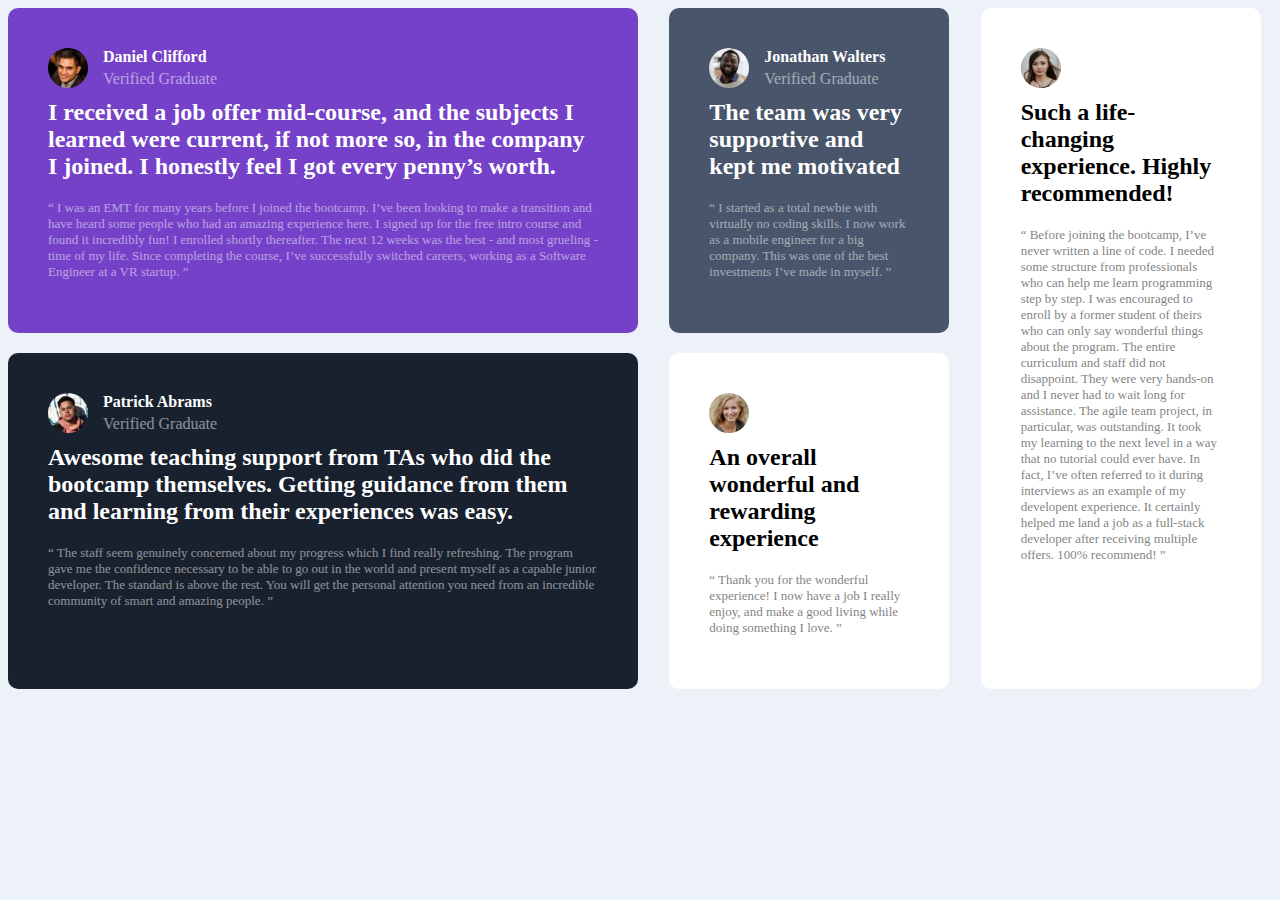
<file: testimonials-grid-section-main/index.html>
<!DOCTYPE html>
<html lang="en">
<head>
  <meta charset="UTF-8">
  <meta name="viewport" content="width=device-width, initial-scale=1.0"> <!-- displays site properly based on user's device -->

  <link rel="icon" type="image/png" sizes="32x32" href="./images/favicon-32x32.png">
  
  <title>Frontend Mentor | [Challenge Name Here]</title>

  <!-- Feel free to remove these styles or customise in your own stylesheet 👍 -->
  <style>
    .attribution { font-size: 11px; text-align: center; }
    .attribution a { color: hsl(228, 45%, 44%); }
  </style>
  <link rel="stylesheet" href="style.css">
</head>



<body>
  <container class="card">
  <div class="card1">
    <div class="head">
    <i ><img class="hero" src="images/image-daniel.jpg"  alt=""></i>
    <div>
  <p class="head1">Daniel Clifford</p>
  <p class="head2" >Verified Graduate</p>
</div>
</div>
  
  <h2 class="h1">I received a job offer mid-course, and the subjects I learned were current, if not more so, 
  in the company I joined. I honestly feel I got every penny’s worth.</h2>

  <p class="text">“ I was an EMT for many years before I joined the bootcamp. I’ve been looking to make a 
  transition and have heard some people who had an amazing experience here. I signed up 
  for the free intro course and found it incredibly fun! I enrolled shortly thereafter. 
  The next 12 weeks was the best - and most grueling - time of my life. Since completing 
  the course, I’ve successfully switched careers, working as a Software Engineer at a VR startup. ”</p>
</div>

<div class="card2">
  <div class="head">
  <i ><img class="hero" src="images/image-jonathan.jpg"  alt=""></i>
  <div>
  <p class="head1">Jonathan Walters</p>
  <p class="head2">Verified Graduate</p>
</div>
</div>
  <h2 class="h1">The team was very supportive and kept me motivated</h2>

  <p class="text">“ I started as a total newbie with virtually no coding skills. I now work as a mobile engineer 
  for a big company. This was one of the best investments I’ve made in myself. ”</p>
</div>

<div class="card3">
  <div class="head">
  <i ><img class="hero" src="images/image-kira.jpg"  alt=""></i>
<div>
  <p class="head1">Kira Whittle</p>
  <p class="head2">Verified Graduate</p>
</div>
</div>
  <h2 class="h2">Such a life-changing experience. Highly recommended!</h2>

 <p class="text2"> “ Before joining the bootcamp, I’ve never written a line of code. I needed some structure from 
  professionals who can help me learn programming step by step. I was encouraged to enroll by a former 
  student of theirs who can only say wonderful things about the program. The entire curriculum and staff 
  did not disappoint. They were very hands-on and I never had to wait long for assistance. The agile team 
  project, in particular, was outstanding. It took my learning to the next level in a way that no tutorial 
  could ever have. In fact, I’ve often referred to it during interviews as an example of my developent 
  experience. It certainly helped me land a job as a full-stack developer after receiving multiple offers. 
  100% recommend! ”
</p>
</div>



  
<div class="card4">
  <div class="head">
  <i ><img class="hero" src="images/image-jeanette.jpg"  alt=""></i>
  <div>
  <p class="head1">Jeanette Harmon</p>
  <p class="head2">Verified Graduate</p>
</div>
</div>

  <h2 class="h2">An overall wonderful and rewarding experience</h2>

  <p class="text2"> “ Thank you for the wonderful experience! I now have a job I really enjoy, and make a good living 
  while doing something I love. ”
</p>
</div>

<div class="card5">
  <div class="head">
  <i ><img class="hero" src="images/image-patrick.jpg"  alt=""></i>
<div>
  <p class="head1">Patrick Abrams</p>
  <p class="head2">Verified Graduate</p>
</div>
</div>


  <h2 class="h1">Awesome teaching support from TAs who did the bootcamp themselves. Getting guidance from them and 
  learning from their experiences was easy.</h2>

  <p class="text"> “ The staff seem genuinely concerned about my progress which I find really refreshing. The program 
  gave me the confidence necessary to be able to go out in the world and present myself as a capable 
  junior developer. The standard is above the rest. You will get the personal attention you need from 
  an incredible community of smart and amazing people. ”
  </p>
</div>


</container>

  <!-- <div class="attribution">
    Challenge by <a href="https://www.frontendmentor.io?ref=challenge" target="_blank">Frontend Mentor</a>. 
    Coded by <a href="#">Your Name Here</a>.
  </div> -->
</body>
</html>
</file>
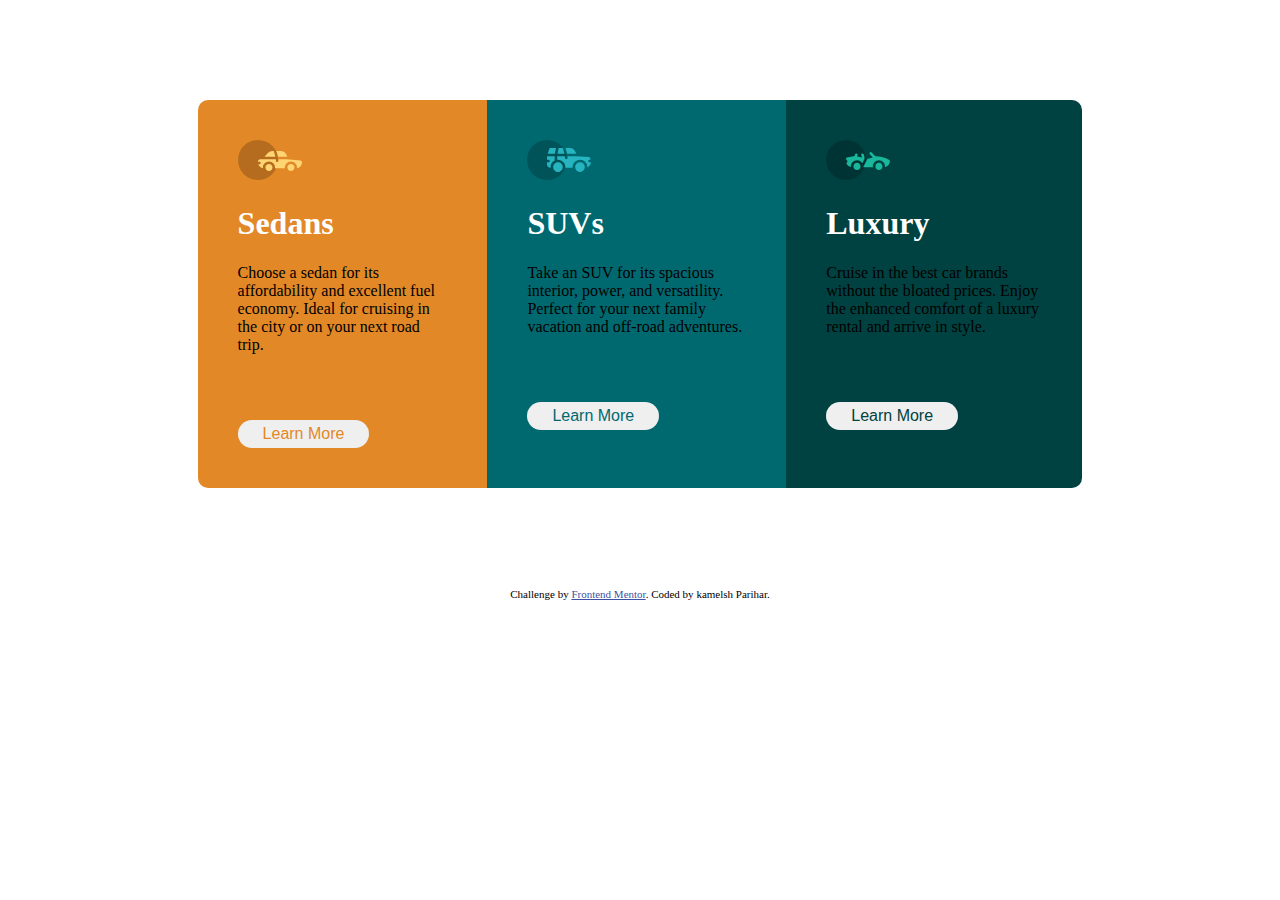
<file: 3-column-preview-card-component-main/3-column-preview-card-component-main/index.html>
<!DOCTYPE html>
<html lang="en">
<head>
  <meta charset="UTF-8">
  <meta name="viewport" content="width=device-width, initial-scale=1.0"> <!-- displays site properly based on user's device -->

  <link rel="icon" type="image/png" sizes="32x32" href="./images/favicon-32x32.png">
  
  <title>Frontend Mentor | 3-column preview card component</title>

  <!-- Feel free to remove these styles or customise in your own stylesheet 👍 -->
  <style>
    .attribution { font-size: 11px; text-align: center; }
    .attribution a { color: hsl(228, 45%, 44%); }
  </style>
  <link rel="stylesheet" href="style.css">
</head>
<body>

  
<div class="card">
  <div class="column1">
    <i> <img src="images/icon-sedans.svg" alt=""></i>
<h1 class="heading">Sedans</h1>
<p> Choose a sedan for its affordability and excellent fuel economy. Ideal for cruising in the city 
  or on your next road trip.
</p>
<button class="btn" style="color: hsl(31, 77%, 52%);">Learn More</button>
  </div>
  <div class="column2">
    <i> <img src="images/icon-suvs.svg" alt=""></i>
    <h1 class="heading">SUVs </h1>
<p>Take an SUV for its spacious interior, power, and versatility. Perfect for your next family vacation 
  and off-road adventures.</p>
<button class="btn" style="color: hsl(184, 100%, 22%);">Learn More</button>

  </div>
  <div class="column3">
    <i> <img src="images/icon-luxury.svg" alt=""></i>
 <h1 class="heading">Luxury </h1>
<p>  Cruise in the best car brands without the bloated prices. Enjoy the enhanced comfort of a luxury 
  rental and arrive in style.</p>
<button class="btn" style="color: hsl(179, 100%, 13%);">Learn More</button>

  </div>
</div>









  
 
  <div class="attribution">
    Challenge by <a href="https://www.frontendmentor.io?ref=challenge" target="_blank">Frontend Mentor</a>. 
    Coded by <a href="https://www.frontendmentor.io/profile/pariharkamal9829" /></a>kamelsh Parihar</a>.
  </div>
</body>
</html>
</file>
<file: clipboard-landing-page-master/style.css>
body{
    text-align: center;
}

p{
    color: grey;
    font-size: 18px;
    width: 50%;
    margin: auto;
}
.btn{
    color: white;
    padding: 10px 20px 10px 20px;
    border-radius: 20px;
    border: none;
    margin: 30px auto;
    margin-top: 50px;
    
}
.btn-mac{
background-color:hsl(233, 100%, 69%);
}
.btn-ios{
background-color: hsl(171, 66%, 44%);

}
#comp{
    text-align: left;
    margin-left: 100px;
}

.div8{
    margin: 50px auto;
}
.div2{
margin: 100px auto;
}
.div3{
display: flex;
flex-wrap: wrap;
justify-content: center;
justify-items: center;
margin: 50px auto;
}
.div4{
    margin: 50px auto;

}
.div5{
    margin: 50px auto;

}
.div6{
display: flex;
margin: 100px auto;

}
.div7{
display: flex;
flex-wrap: wrap;
justify-content: space-around;
margin: 100px auto;

}

.footer{

    background-color:  lightgrey;
    display: flex;
    justify-content: space-around;
    padding: 100px auto;
}
a{
    text-decoration: none;
    color: white;
    text-align: left;

}
</file>
<file: fylo-landing-page-with-two-column-layout-master/style.css>
@import url(https://fonts.google.com/specimen/Raleway);
@import url(https://fonts.google.com/specimen/Open+Sans);



header{
  color: hsl(0, 0%, 75%);
  .nav-link{
    margin-top: -30px;
    margin-right: 20px;
    border: none;
   
  }
}
.btn{
    background-color: hsl(224, 93%, 58%);
    color: white;
    border-radius: 2px;
    border: none;
    padding: 8px 20px 8px 20px;
    font-size: 14px;
}


.logo{
text-align: right;
}
.nav-link{
    display: flex;
    justify-content: flex-end;
    border: none;
    color: lightgrey;
}
a {
    border: none;
    color: hsl(0, 0%, 75%);
}
.email{
    height: 25px;
    width: 300px;
    margin-bottom: 10px;
    opacity: 50%;
    color:hsl(0, 0%, 75%) ;
    margin-top: 20px;
}

.div1{
    display: flex;
    margin-bottom: 100px;
    padding-left: 40px;
   .h1{
    margin-top: 150px;
    width: 80%;
   }
   .p{
    margin-top: 40px;
    width: 80%;
   }
}
.div2{
    display: flex;
    background-color: hsl(240, 75%, 98%);
    margin-top: -10px;
    padding-left: 40px;
    .card{
        text-align: left;
        box-shadow: 1px 1px 1px 2px hsl(0, 0%, 75%);
        width: 300px;
        height: 200px;
        background-color: white;
        padding-left: 15px;
        padding-top: 10px;
        .hero{
            display: flex;
            .img{
                height: 40px;
                width: 40px;
                border-radius: 50%;
                margin:0px 15px ;
            }
            .head{
                margin-top: -15px;
                
                .head1{
                color: black;
                font-weight: bold;

                     }
                .head2{
                margin-top: -15px;
                    }
                }
        }
    }
}

.div4{
    display: flex;
    justify-content: space-around;
    padding: 50px;
    background-color: hsl(238, 22%, 44%);
    color: hsl(0, 0%, 75%);
    column-gap: 30px;

    #e{
    margin-top: 20px;
    }
}

.footer{
    display: flex;
    justify-content: space-around;
    background-color:  hsl(243, 87%, 12%);
    color: hsl(0, 0%, 75%);
    .link{
        display: inline;
        margin: 80px 0px;
    }
    .icon{
        margin: 80px 0px;
    }
    .logo{
        margin: 50px 0px;
        .contact{
            text-align: left;
            margin-top: 10px;
            padding: 0px;
        }
    }
}
</file>
<file: huddle-landing-page-with-alternating-feature-blocks-master/style.css>
#header{
    display: flex;
    justify-content: space-between;
    margin: 0px auto;
    padding: 20px;
}
.btn{
    border: none;
    color: black;
    background-color: rgb(239, 232, 232);
    border-radius: 20px;
    padding: 10px 40px 10px 40px;
}
.btn-free{
    border: none;
    color: white;
    background-color: hsl(322, 100%, 66%);
    border-radius: 20px;
    padding: 14px 60px 14px 60px;
    font-size: 16px;
}

.div1{
    display: flex;
}
.head1{
    margin: 50px 50px 0px 50px;
    .h1{
        margin: 20px auto;
    }
    .p{
        margin: 50px 0px;
        width: 60%;
        
    }
}
.card-box {
    
    display: block;
    margin:100px auto;

  }
  
 
  .card1{
    box-shadow: 0 4px 8px 0 rgba(0,0,0,0.2);
    transition: 0.3s;
    display: flex;
    padding: 50px;
    padding-left: 100px;
    margin: 50px;
  }
  .card2{
    box-shadow: 0 4px 8px 0 rgba(0,0,0,0.2);
    transition: 0.3s;
    display: flex;
    padding: 50px;
    padding-left: 100px;
    margin: 50px;
  }
  .card3{
    box-shadow: 0 4px 8px 0 rgba(0,0,0,0.2);
    transition: 0.3s;
    display: flex;
    padding: 50px;
    padding-left: 100px;
    margin: 50px;
  }
  .card{
    box-shadow: 0 4px 8px 0 rgba(0,0,0,0.2);
    transition: 0.3s;
    padding: 50px;
    width: 600px;
    margin: 50px auto;
    text-align: center;
    border-radius: 15px;
    
    background-color: white;
    
  }
  .footer{
    display: flex;
    background-color: hsl(192, 100%, 9%);
    color: white;
    padding: 50px 100px;
    .link{
        width: aut;
        margin-right: 200px;
    }
   
   
  }
  
  a {
    color: white;
    text-decoration: none;
    border: none;
}
.logo{
    fill: black;
}
img{
    margin-right: 5px;
}
</file>
<file: nft-preview-card-component-main/style.css>
body{
    margin: 100px auto 0px auto;
    background-color: hsl(217, 54%, 11%);
    
}
.card{
    height: 300px;
    width: 300px;
    margin: auto;  
    .main{
        background-color:hsl(216, 50%, 16%) ;
        border-radius: 10px;
        color:  hsl(0, 0%, 100%);
        padding: 20px;

        .price{
            /* display: flex; */
            justify-content: space-around;
            .p1{
                color:  hsl(178, 100%, 50%);
                margin-top: -2px;
            }
            .p2{
                color: hsl(215, 51%, 70%);
                margin-top: -2px;

            }
        }
        .avatar{
            display: flex;
            gap: 10px;
            .text{
                display: flex;
                margin-top: -10px;
                .p1{
                    color: hsl(215, 51%, 70%);
                    margin-right: 10px;
                }
                .p2{
                    color: white;
                }
            }
        }
    }
     
}
#main-img{
    height: 100%;
    width: 100%;
}

.price{
    display: flex;

}

#avatar{
    border-radius: 50%;
    border: 2px solid  white;
}
</file>
<file: order-summary-component-main/style.css>
/* ## Colors

### Primary

- Pale blue: hsl(225, 100%, 94%)
- Bright blue: hsl(245, 75%, 52%)

### Neutral

- Very pale blue: hsl(225, 100%, 98%)
- Desaturated blue: hsl(224, 23%, 55%)
- Dark blue: hsl(223, 47%, 23%) */

@import url(https://fonts.google.com/specimen/Red+Hat+Display);

body{
    background-color: hsl(224, 23%, 55%);
    font-size: 16px;
    
}
#hero{
    height: 200px;
    width: 320px;
    border-top-right-radius: 20px;
    border-top-left-radius: 20px;
}

.main{
    max-width: 320px;
    max-height: 800px;
    margin: 100px auto;
    text-align: center;
    border-radius: 20px;
    background-color: white;

    

    .btn{
        display: inline;
        justify-content: space;
        padding: 10px 50px 10px 50px;
        color: white;
        font-weight: bold;
        border: none;
        border-radius: 10px;
        width: 280px;
        background-color: hsl(224, 23%, 55%);
        margin-bottom: 10px;
        box-shadow: 1px 1px 5px lightgrey;
        
    }
    .btn:hover{
        background-color:hsl(245, 75%, 52%) ;
        
    }

    .price{
        display: flex;
        border-radius: 10px;
        background-color: hsl(225, 100%, 98%);
        margin: 20px ;
        .icon{
           padding:10px;
           padding-top: 15px;
        }
        .p1{
            margin-left: 5px;
            font-weight: bold;
        }
        .p2{
            margin-top: -10px;
            color:hsl(224, 23%, 55%) ;
        } 
        .change{
            margin-left: 20px;
            font-weight: bold;
            margin-top: 25px;
        }
        .change:hover{
            opacity: 50%;
        }
    }

}
</file>
<file: product-preview-card-component-main/style.css>
body{
    background-color: hsl(30, 38%, 92%);
}

.card{
    background-color: hsl(0, 0%, 100%);
    display: flex;
    max-width: 500px;
    max-height: 300px;
    border-radius: 20px;
    box-shadow: inset;
    margin: auto;
    margin-top: 200px;
}
#img{
    width: 100%;
    height: 100%;
    border-top-left-radius: 20px;
    border-bottom-left-radius: 20px;
    
}
#price{
display: flex;
gap: 10px;
}
p{
    color: grey;
}
#pag{
    margin-left: 25px;
    margin-right: 10px;
}
#btn{
    margin:auto;
    background-color: hsl(158, 36%, 37%);
    padding: 8px 25px 8px 25px;
    color: white;
    border-radius: 10px;
    border: none;
}
</file>
<file: profile-card-component-main/style.css>
body{
   background-color:hsl(185, 75%, 39%);
}

.card  {
    /* Add shadows to create the "card" effect */
    box-shadow: 0 4px 8px 0 rgba(0,0,0,0.2);
    transition: 0.3s;
    position: relative;
    max-width: 300px;
    margin: auto;
    margin-top: 100px;
    text-align: center;
    background: linear-gradient(to bottom, hsl(185, 75%, 39%) 10%, #FFFFFF 80%);
    border-radius: 20px;
    
   

}
.row{
  display: flex;
  background-color: white;
  border-radius: 20px;
}
.column {
  float: left;
  width: 33.33%;
}
  img{
margin-top: 50px;
    border-radius: 50%;
    border:5px solid white;
    
   
    
  }
  .title {
    color: grey;
    font-size: 18px;
  }
  h6,p{
    font-size: 15px;
  }
  /* On mouse-over, add a deeper shadow */
  .card:hover {
    box-shadow: 0 8px 16px 0 rgba(0,0,0,0.2);
  }
  
  /* Add some padding inside the card container */
  .container {
    padding: 2px 16px;
  }
</file>
<file: qr-code-component-main/style.css>
body{
background-color:  hsl(212, 45%, 89%);
}

.scan{
    background-color: Light rgb(252, 252, 252);
    padding-top: 60px;
}
.card{
    background-color: White;
    margin: auto;
    width: 50%;
    padding: 10px;
.card-img-top{
    height: 230px;
    border-radius: 10px;
}
}
p.card-text{
    font-size: 15px;
    text-align: center;
    font-weight: 400;
    
}

h6{
    font-weight: 700;
    margin: auto;
    text-align: center;
    
}
</file>
<file: results-summary-component-main/style.css>
* {
  margin: 0;
  padding: 0;
  box-sizing: border-box;
  font-family: sans-serif;
}
.container {
  width: 100vw;
  height: 100vh;
  display: flex;
  flex-direction: column;
  justify-content: center;
  align-items: center;
}

.section {
  width: 700px;
  height: 450px;
  display: flex;
}

.left-section {
  width: 50%;
  height: 100%;
  background: linear-gradient(
    to bottom,
    hsl(252, 100%, 67%),
    hsl(241, 81%, 54%)
  );
  border-radius: 30px;
  display: flex;
  flex-direction: column;
  align-items: center;
  justify-content: space-evenly;
}

.item1 {
  color: rgb(211, 210, 210);
  font-size: 1.5rem;
  font-weight: 900;
}

.item2 {
  width: 150px;
  height: 150px;
  border-radius: 100%;
  background: linear-gradient(
    180deg,
    hsla(256, 72%, 46%, 1),
    hsla(256, 72%, 46%, 1) 25%,
    hsla(248, 72%, 46%, 0.5) 50%
  );
  display: flex;
  flex-direction: column;
  align-items: center;
  justify-content: center;
  /* gap: 0.5px; */
}
#item2-marks {
  font-size: 4.5rem;
  font-weight: 900;
  color: hsl(0, 0%, 100%);
}
#item2-total-marks {
  font-size: 1rem;
  font-weight: 400;
  color: rgb(213, 208, 208);
  margin-top: -13px;
}

.item3 {
  font-size: 2.5rem;
  font-weight: bolder;
  color: hsl(0, 0%, 100%);
}

.item4 {
  font-size: 1.2rem;
  font-weight: 200;
  color: rgb(211, 210, 210);
  text-align: center;
  padding-left: 30px;
  padding-right: 30px;
  padding-bottom: 30px;
}

.right-section {
  width: 50%;
  height: 100%;
  background-color: hsl(0, 0%, 100%);
  border-top-right-radius: 30px;
  border-end-end-radius: 30px;
  background-color: rgba(rgb(76, 106, 162), green, blue, alpha);
  box-shadow: 18px 16px 13px -3px rgba(105, 127, 225, 0.1);
  display: flex;
  flex-direction: column;
}

.right-section-item {
  margin: 20px;
  margin-left: 55px;
  display: flex;
  flex-direction: column;
  gap: 20px;
}

.summary {
  color: black;
  font-size: 2rem;
  font-weight: bolder;
}

.reaction {
  display: flex;
  align-items: center;
  justify-content: space-around;
  background-color: hsl(0, 100%, 93%);
  height: 50px;
  width: 70%;
  border-radius: 7px;
}

.reaction-content {
  color: hsl(0, 100%, 67%);
}

.dark {
  color: black;
  font-weight: bolder;
}
.light {
  color: rgb(168, 168, 168);
  font-weight: 400;
}

.memory {
  display: flex;
  align-items: center;
  justify-content: space-around;
  background-color: hsl(39, 100%, 94%);
  height: 50px;
  width: 70%;
  border-radius: 7px;
}
.memory-content {
  color: hsl(39, 100%, 56%);
}

.verbal {
  display: flex;
  align-items: center;
  justify-content: space-around;
  background-color: hsl(167, 100%, 93%);
  height: 50px;
  width: 70%;
  border-radius: 7px;
}
.verbal-content {
  color: hsl(166, 100%, 37%);
}

.visual {
  display: flex;
  align-items: center;
  justify-content: space-around;
  background-color: hsl(234, 100%, 92%);
  height: 50px;
  width: 70%;
  border-radius: 7px;
}
.visual-content {
  color: hsl(234, 85%, 45%);
}

.continue {
  display: flex;
  align-items: center;
  justify-content: space-around;
  background-color: hsl(224, 30%, 27%);
  height: 40px;
  width: 70%;
  border-radius: 20px;
  margin-top: 20px;
}

.continue button {
  background: none;
  color: white;
  border: none;
}
footer {
}

@media screen and (max-width: 375px) {
  .section {
    width: 700px;
    height: 600px;
    /* background-color: red; */
    display: flex;
    flex-direction: column;
    justify-content: center;
    align-items: center;
  }

  .left-section {
    width: 100%;
    height: 50%;
    background: linear-gradient(
      to bottom,
      hsl(252, 100%, 67%),
      hsl(241, 81%, 54%)
    );
    display: flex;
    flex-direction: column;
    align-items: center;
    justify-content: space-evenly;
    gap: 2px;
  }

  .item1 {
    color: rgb(211, 210, 210);
    font-size: 1.2rem;
    font-weight: 500;
    margin-top: 40px;
  }

  .item2 {
    width: 100px;
    height: 100px;
    margin-top: 2px;
  }
  #item2-marks {
    font-size: 2rem;
    font-weight: 700;
    color: hsl(0, 0%, 100%);
  }
  #item2-total-marks {
    font-size: 0.9rem;
    font-weight: 400;
    color: rgb(213, 208, 208);
    margin-top: 13px;
  }

  .item3 {
    font-size: 2rem;
    font-weight: 800;
    color: hsl(0, 0%, 100%);
    margin-top: 15px;
  }

  .item4 {
    font-size: 1rem;
    font-weight: 100;
    color: rgb(211, 210, 210);
    text-align: center;
    padding-left: 30px;
    padding-right: 30px;
    margin-top: 25px;
  }

  .right-section {
    width: 100%;
    background-color: hsl(0, 0%, 100%);
    background-color: rgba(rgb(76, 106, 162), green, blue, alpha);
    box-shadow: 18px 16px 13px -3px rgba(105, 127, 225, 0.1);
    display: flex;
    flex-direction: column;
    justify-content: center;
  }

  .reaction {
    display: flex;
    align-items: center;
    justify-content: space-around;
    background-color: hsl(0, 100%, 93%);
    height: 50px;
    width: 90%;
    border-radius: 7px;
  }

  .memory {
    display: flex;
    align-items: center;
    justify-content: space-around;
    background-color: hsl(39, 100%, 94%);
    height: 50px;
    width: 90%;
    border-radius: 7px;
  }
  .verbal {
    display: flex;
    align-items: center;
    justify-content: space-around;
    background-color: hsl(167, 100%, 93%);
    height: 50px;
    width: 90%;
    border-radius: 7px;
  }
  .visual {
    display: flex;
    align-items: center;
    justify-content: space-around;
    background-color: hsl(234, 100%, 92%);
    height: 50px;
    width: 90%;
    border-radius: 7px;
  }
  .continue {
    display: flex;
    align-items: center;
    justify-content: space-around;
    background-color: hsl(224, 30%, 27%);
    height: 40px;
    width: 90%;
    border-radius: 20px;
    margin-top: 20px;
  }
}
</file>
<file: single-price-grid-component-master/style.css>
body{
    background-color: hsl(204, 43%, 93%);
    text-align: left;
}

.flex{
    display: flex;
    background-color: hsl(179, 49%, 54%) ; 
    margin-top: -10px ;
    color: white;
    padding-bottom: 20px;
    border-bottom-left-radius: 10px;
    border-bottom-right-radius: 10px;
    

}
.div2{
    width: 50%;
    margin-left: 20px;
    
    
}
.head1{
    color: hsl(179, 62%, 43%);
}
.head2{
    color:  hsl(71, 73%, 54%);
}
.div1{
    background-color: white;
    padding-bottom: 20px;
    padding-left: 20px;
    padding-top: 5px;
    border-top-left-radius: 10px;
    border-top-right-radius: 10px;
    
    
}
.div3{
    margin-left: 100px;
    width: 50%;
}
.card{
    margin: 10px auto;
    margin-top: 100px;
    padding: 10px;
    border-radius: 20px;
    width:50%;

}
.btn{
    color: white;
    background-color:hsl(71, 73%, 54%) ;
    border-radius: 5px;
    padding: 10px 60px 10px 60px ;
    border: none;
}
</file>
<file: testimonials-grid-section-main/style.css>
body{
    background-color: hsl(210, 46%, 95%);
    text-align: left;
}
.hero{
    height: 40px;
    width: 40px;
    border-radius: 50%;
    border-color:hsl(263, 55%, 52%);
    border: 5px;
}





.card{
    display:grid;

    .head{
        display: flex;
        gap: 15px;
        color: hsl(0, 0%, 100%);
        
        .head1{
            margin-top: 0px;
            font-weight: bold;
        }
        .head2{
            margin-top: -12px;
            opacity: 50%;
        }
    }

    .h1{
        color: hsl(0, 0%, 100%);
        margin-top: -5px;
    }
    .text{
        color: hsl(0, 0%, 100%);
        opacity: 50%;
        font-size: 13px;

    }
    .h2{
        color: black;
        margin-top: -5px;

    }
    .text2{
        color: hsl(0, 0%, 0%);
        opacity: 50%;
        font-size: 13px;
        
    }
    

.card1{
    background-color: hsl(263, 55%, 52%);
    padding: 40px;
    margin-right: 20px;
    border-radius: 10px;
    grid-row: 1;
    width: 550px;
    padding-bottom: 0px;
    
}

.card2{
    background-color: hsl(217, 19%, 35%);
    padding: 40px;
    margin-right: 20px;
    border-radius: 10px;
    grid-row: 1;
    width: 200px;
    

}
.card3{
    background-color: hsl(0, 0%, 100%);
    padding: 40px;
    border-radius: 10px;
    grid-row-start: 1;
    grid-row-end: 3;
    width: 200px;

}
.card4{
    background-color: hsl(0, 0%, 100%);
    padding: 40px;
    margin-right: 20px;
    border-radius: 10px;
    width: 200px;
    grid-column: 2;
    grid-row: 2;
    margin-top: 20px;


}
.card5{
    background-color: hsl(219, 29%, 14%);
    padding: 40px;
    margin-right: 20px;
    border-radius: 10px;
    width: 550px;
    grid-column-start: 1;
    grid-column-end: 3;
    grid-row: 2;
    margin-top: 20px;

}
}
</file>
<file: 3-column-preview-card-component-main/3-column-preview-card-component-main/style.css>
.card{
    display: flex;
    margin: 100px auto;
    width: 70%;
    
  }
  
.column1{
    background-color: hsl(31, 77%, 52%);
    padding: 40px;
    border-bottom-left-radius:  10px;
    border-top-left-radius: 10px;
}
.column2{
    background-color: hsl(184, 100%, 22%);
    padding: 40px;
}
.column3{
    background-color: hsl(179, 100%, 13%);
    padding: 40px;
    border-top-right-radius: 10px;
    border-bottom-right-radius: 10px;
}

.btn{
    font-size: 16px;
    border: none;
    padding: 5px 25px 5px 25px;
    border-radius: 15px;
    margin-top: 50px;

}
.heading{
    color: white;
}
</file>
